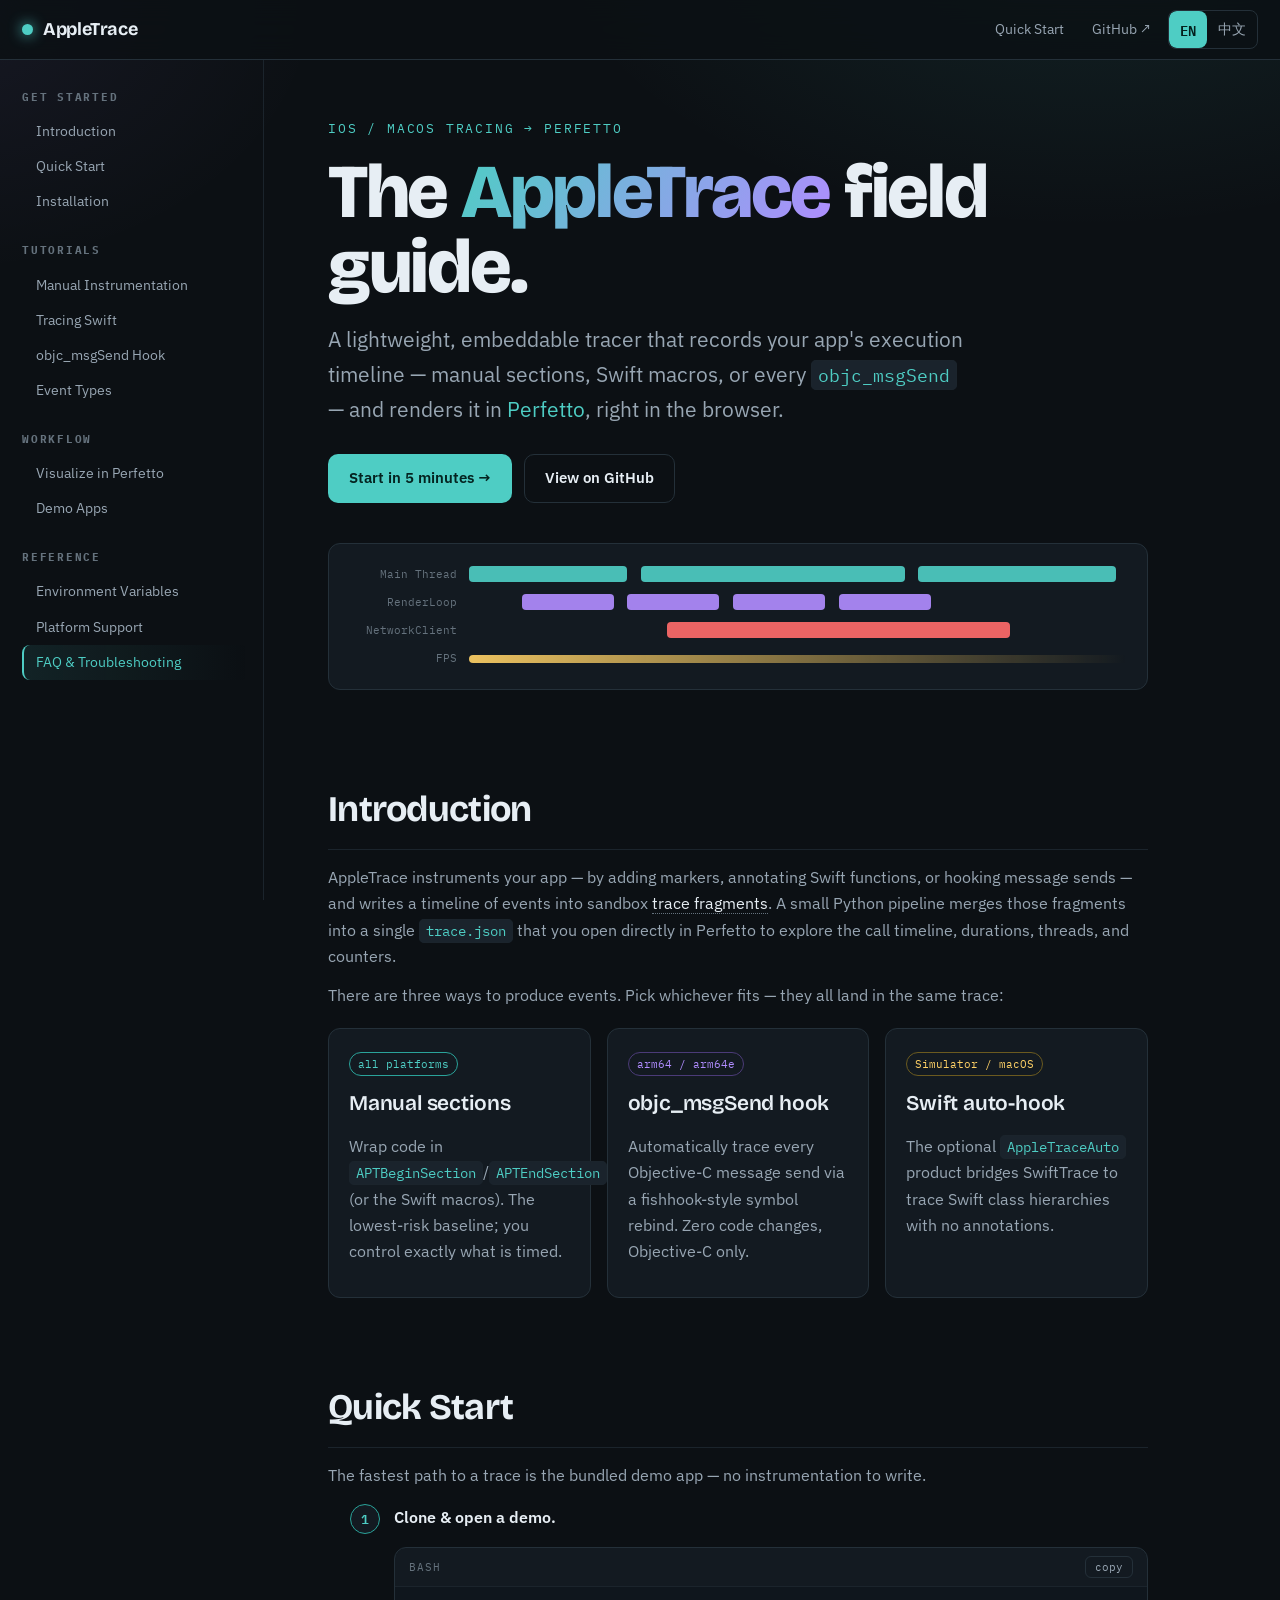
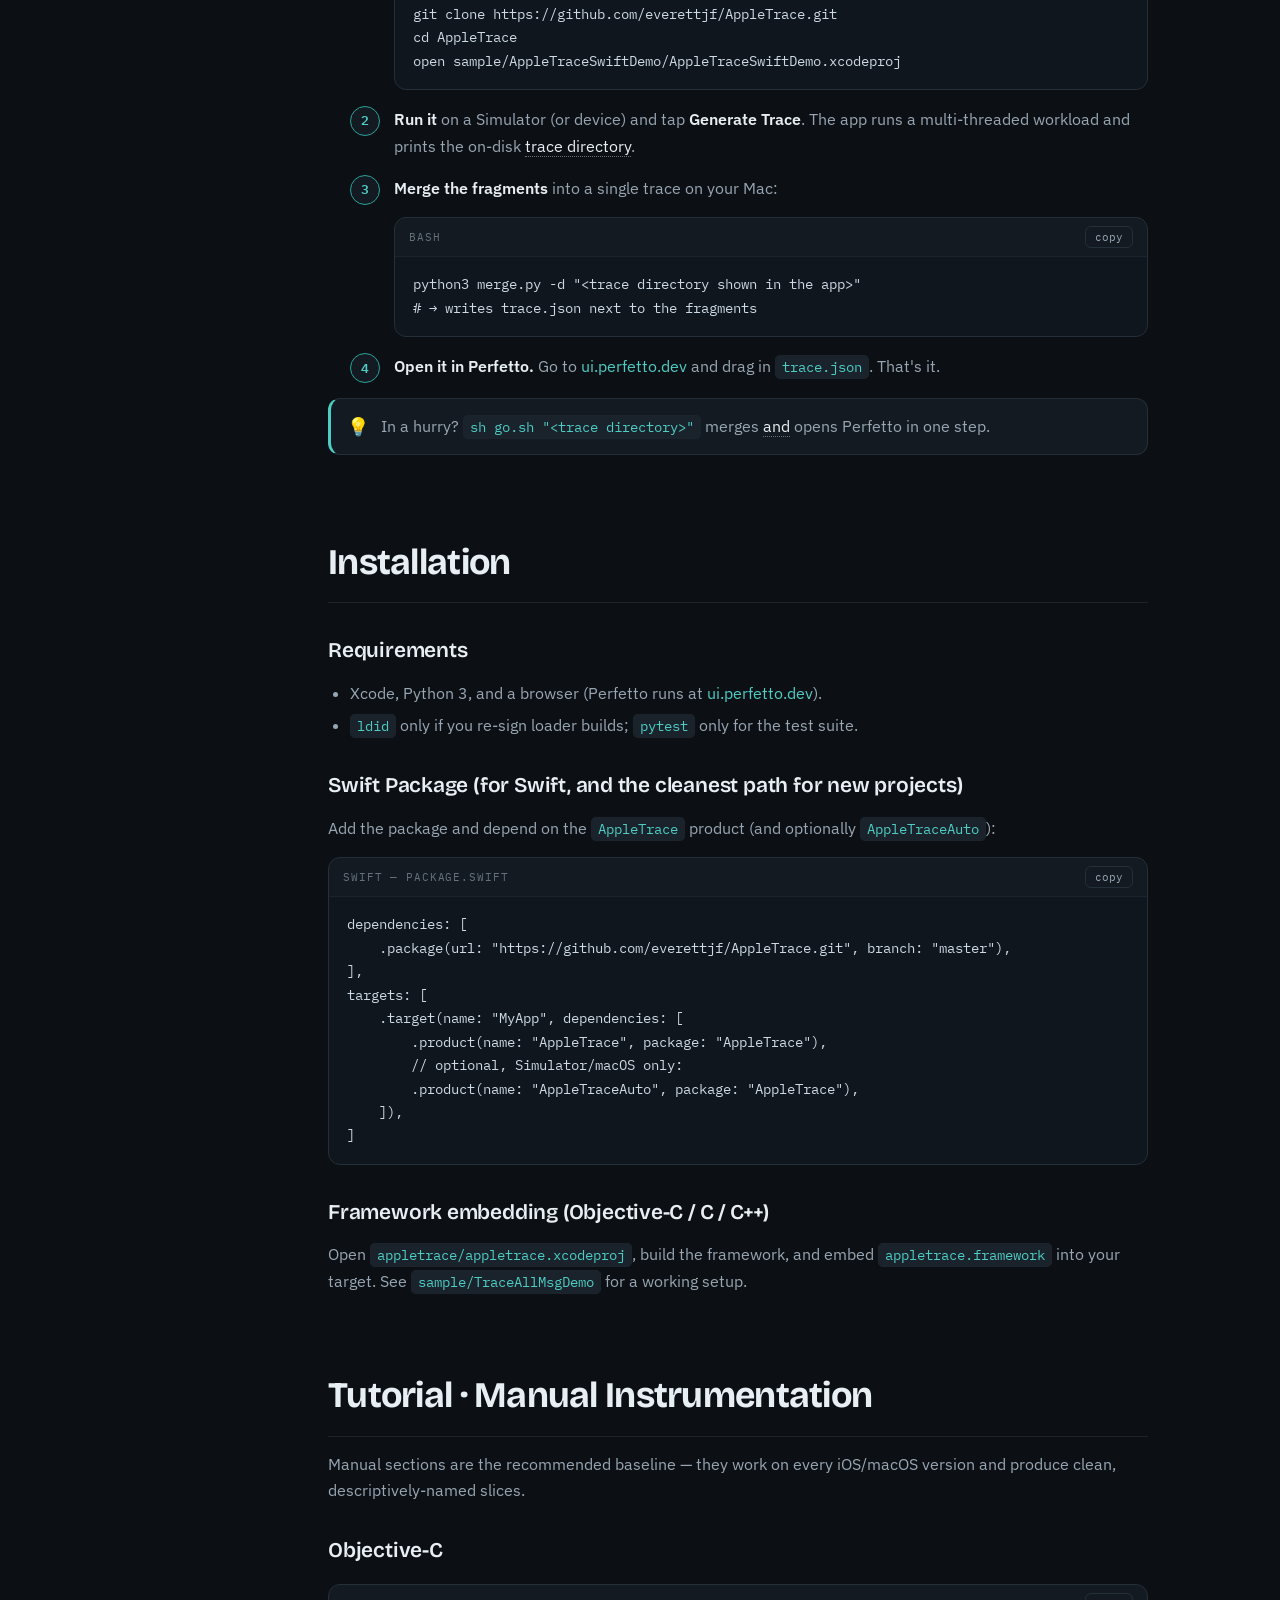
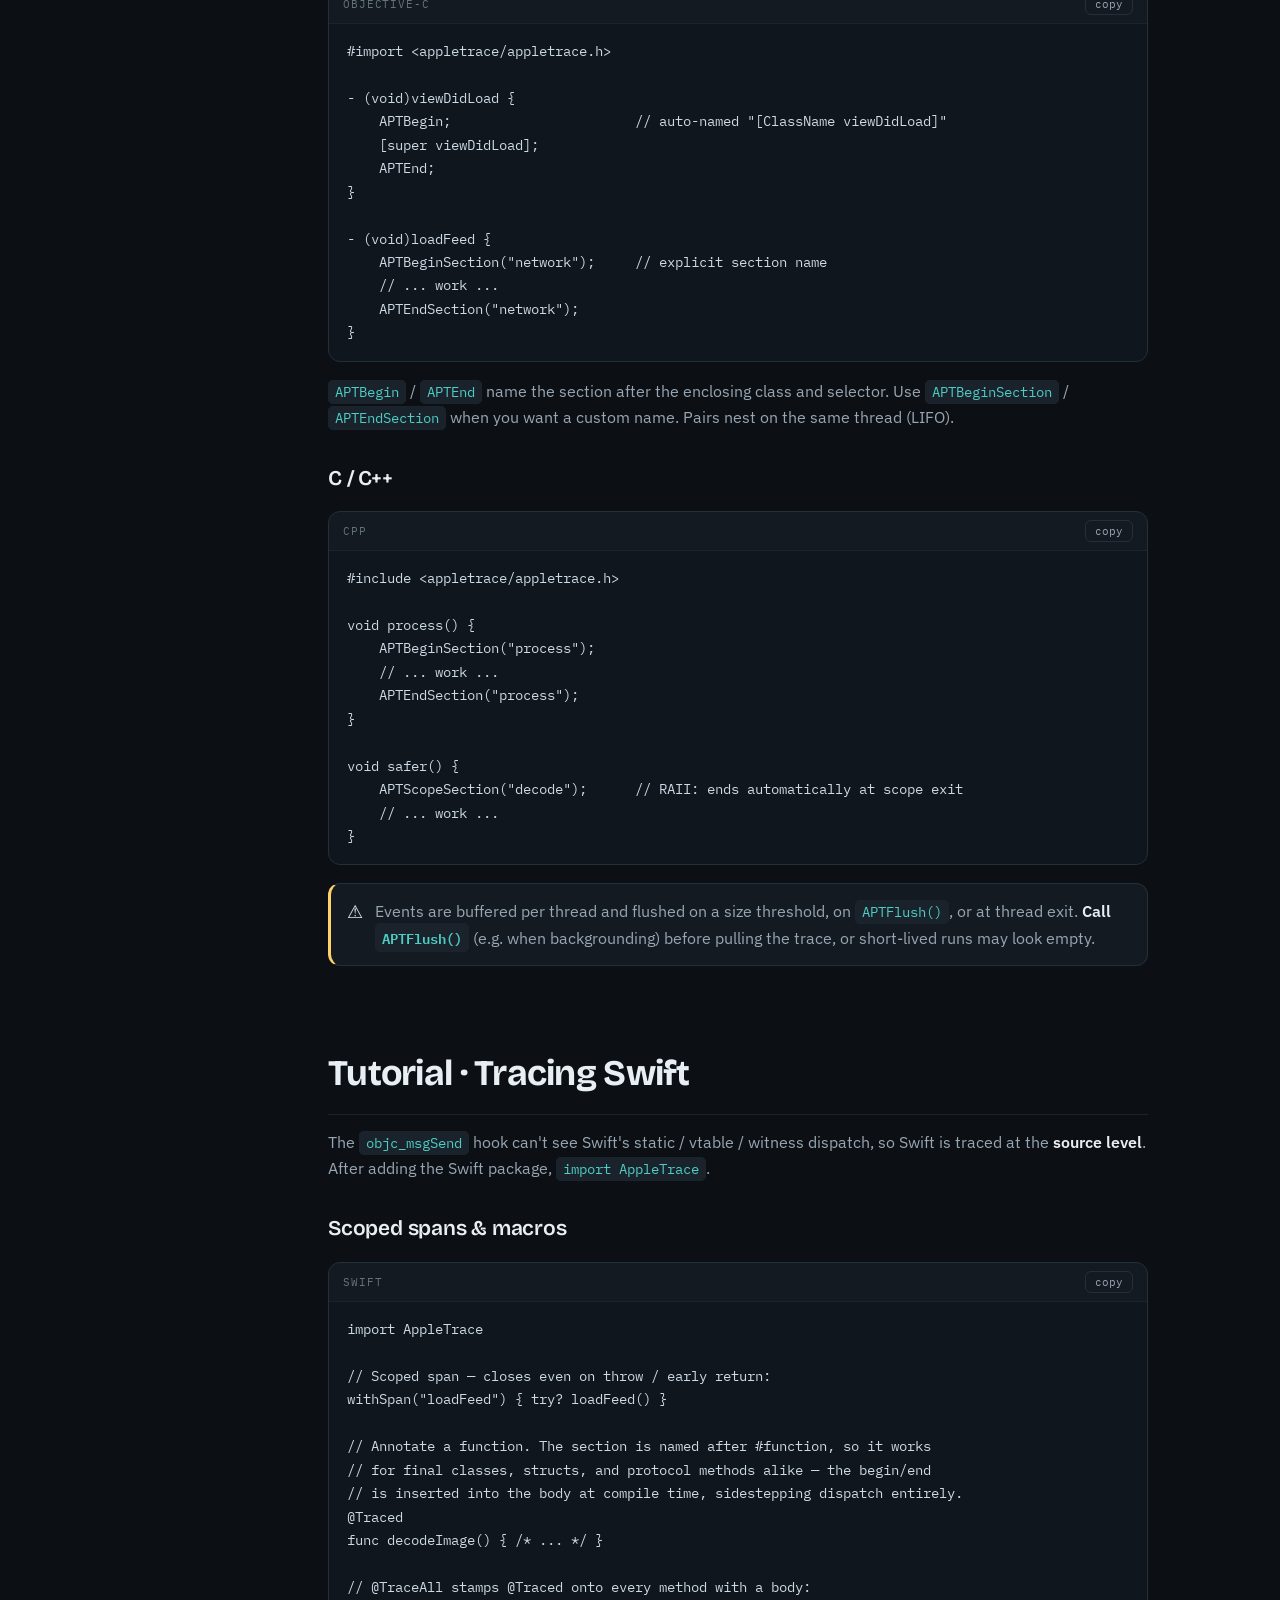
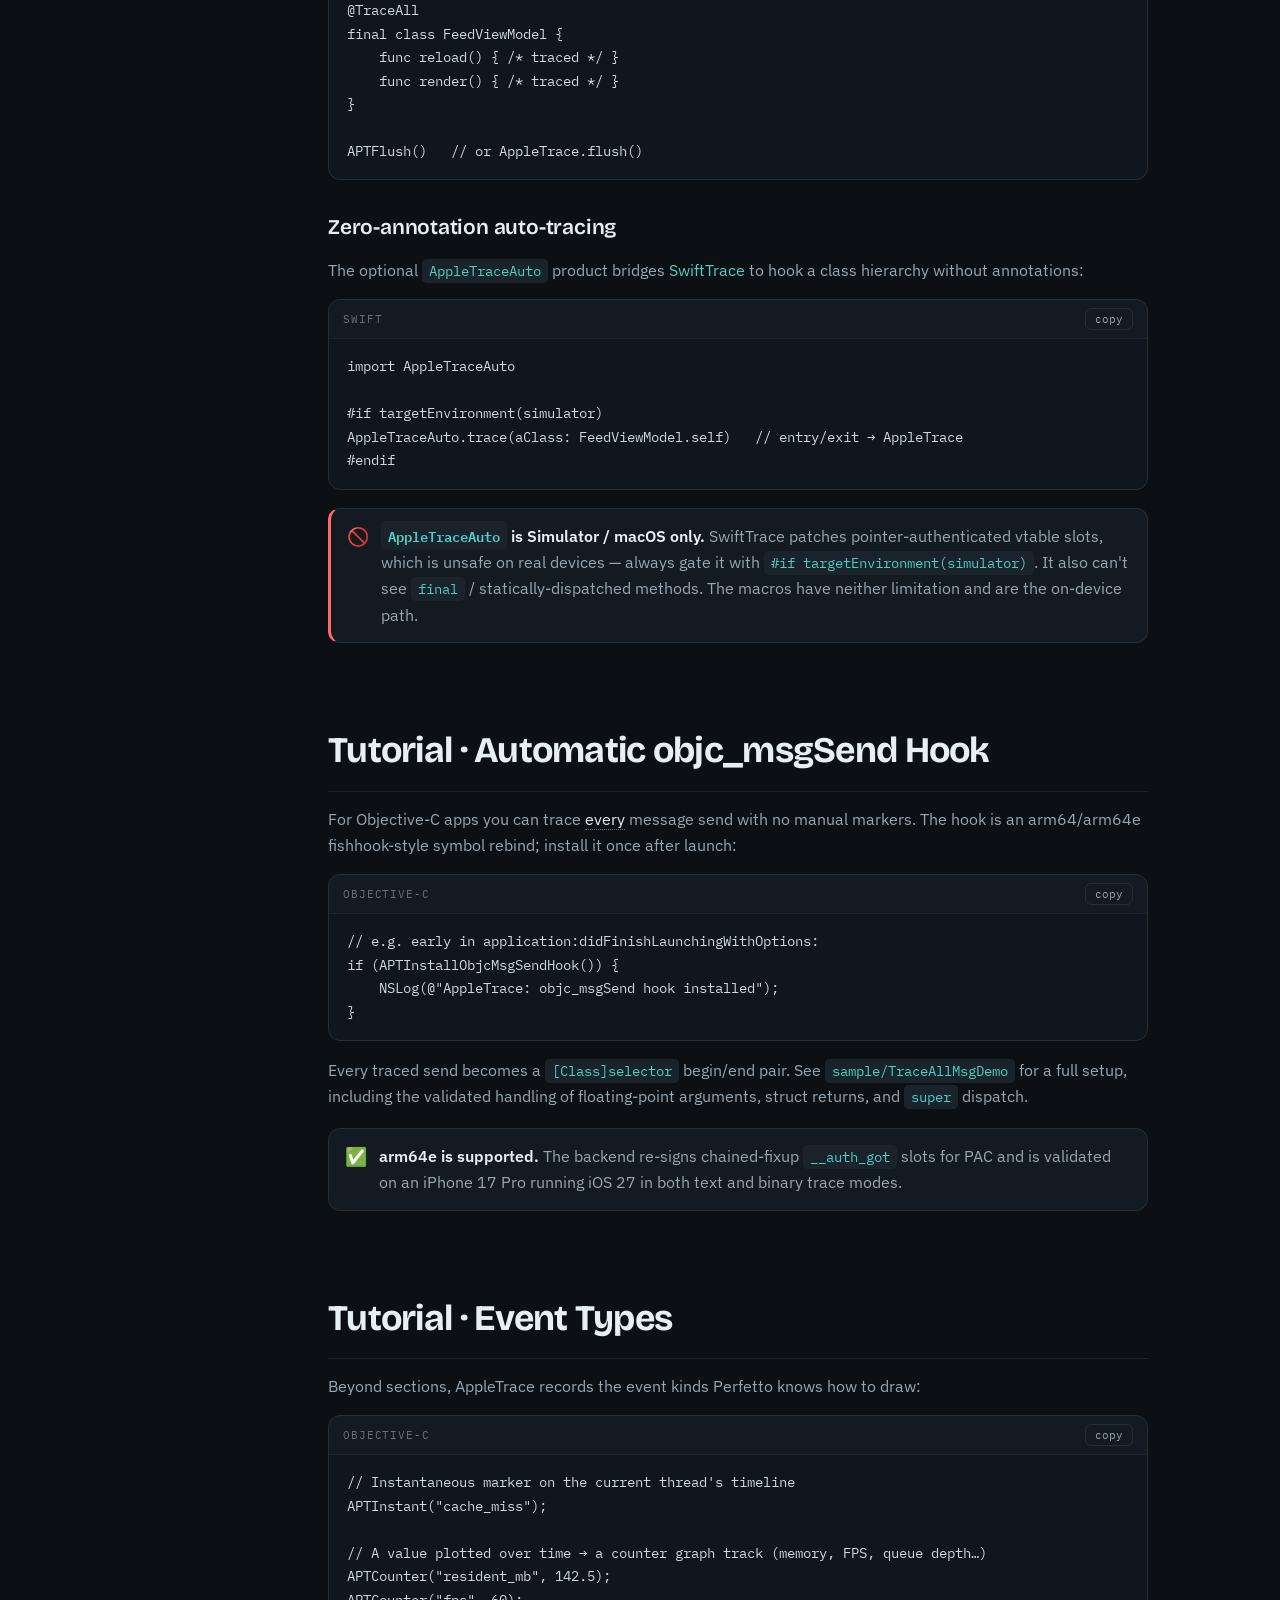
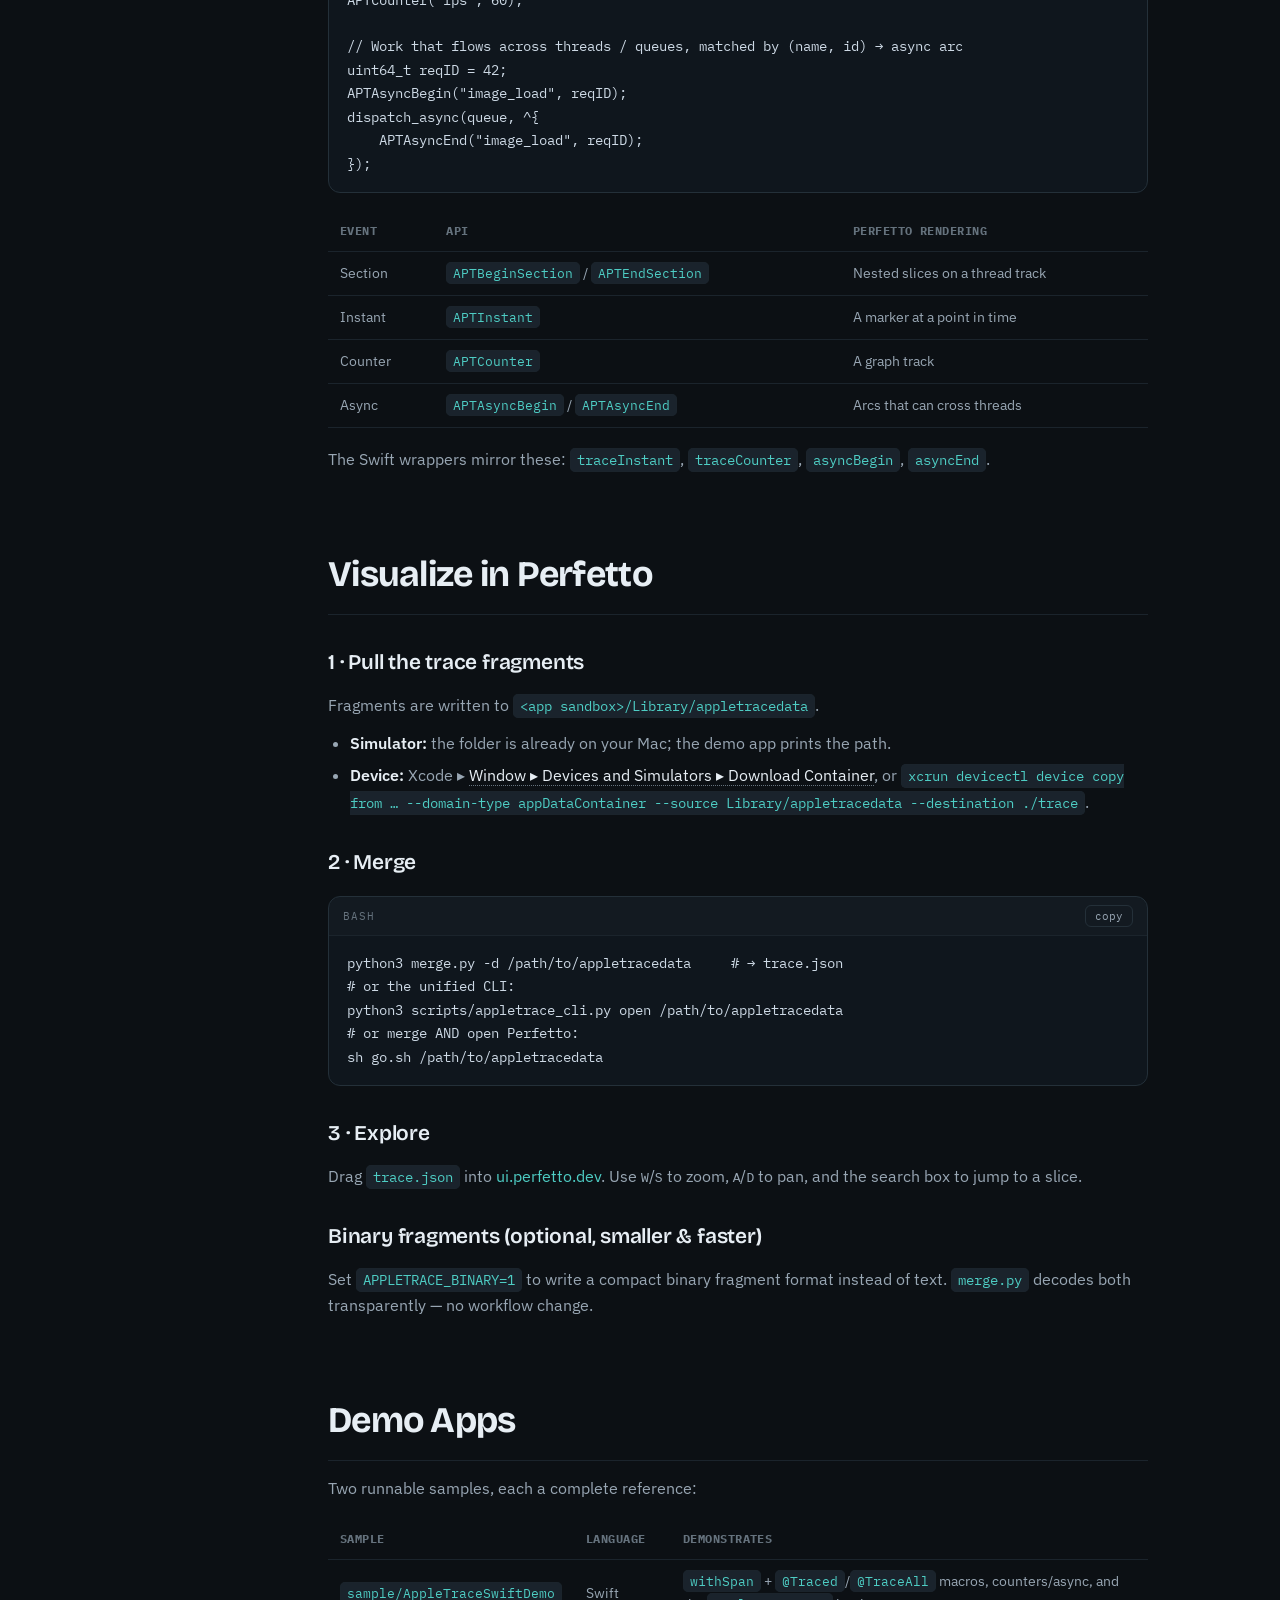
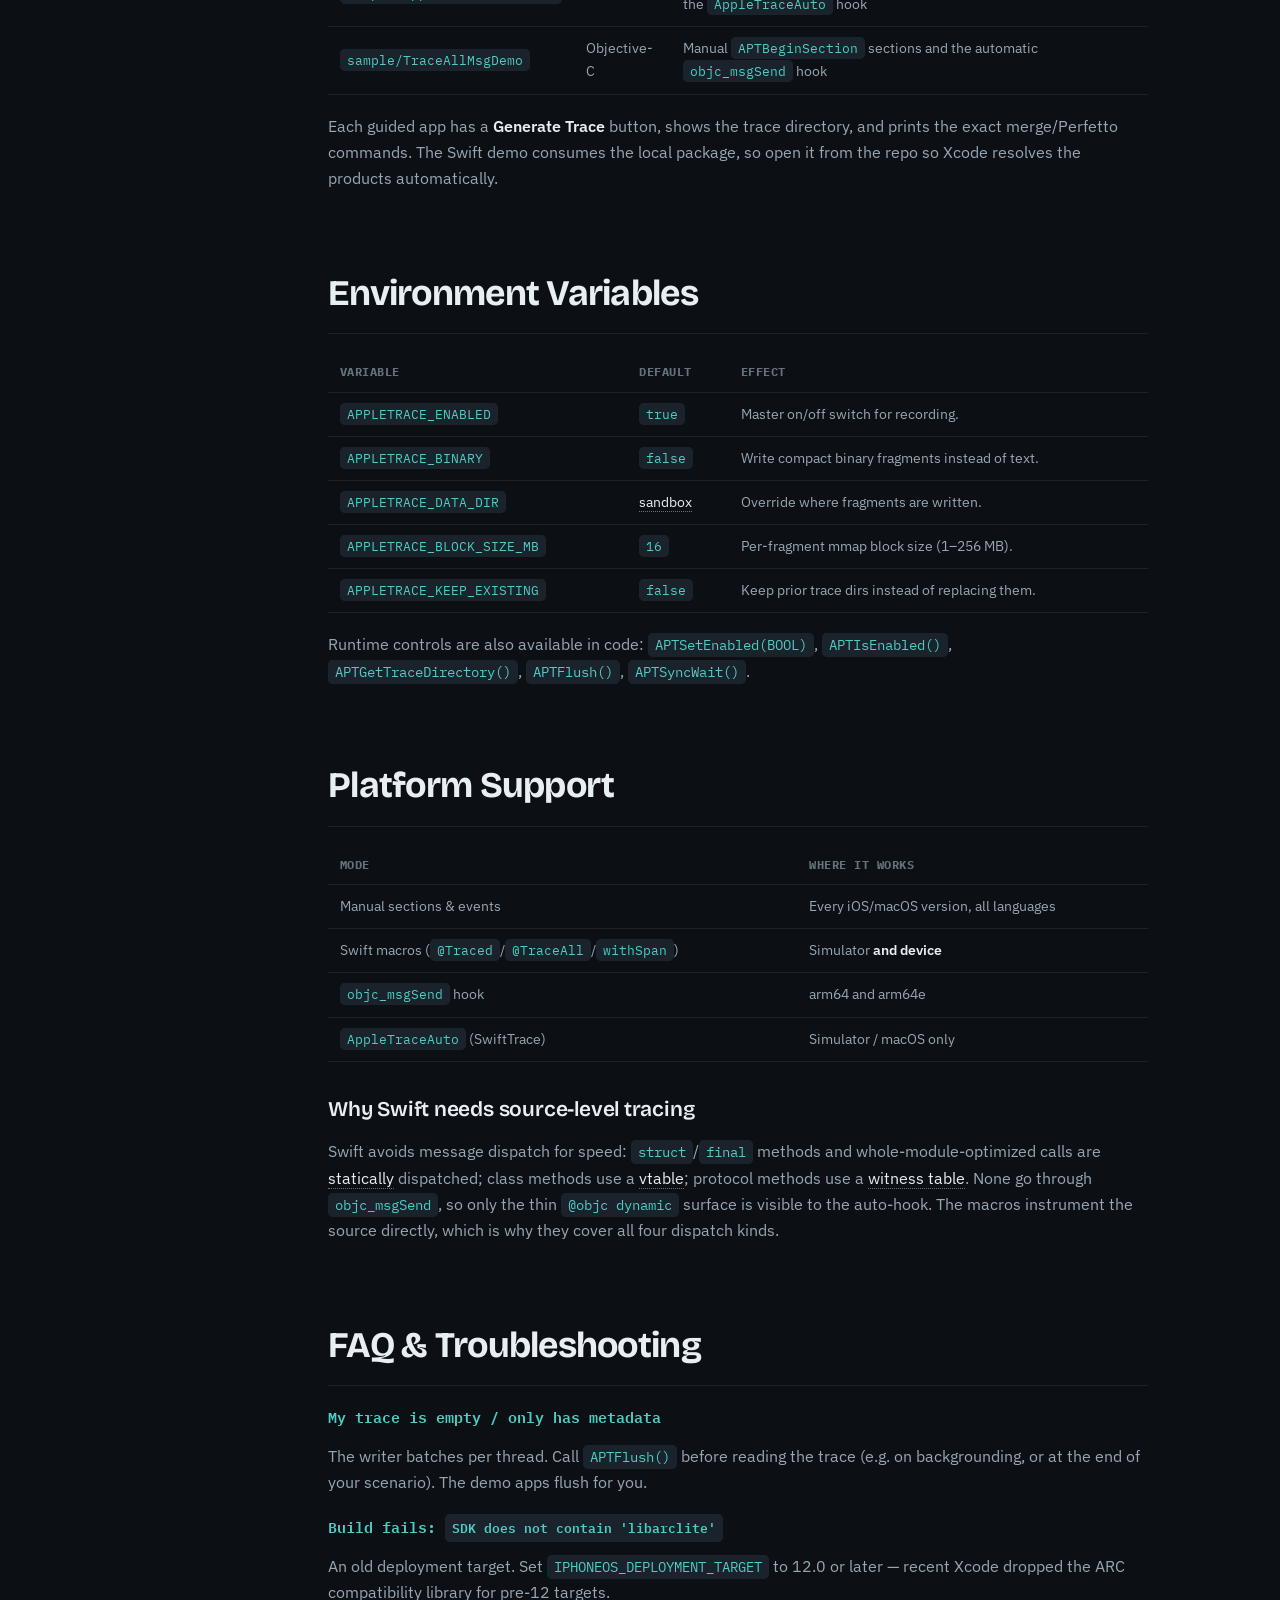
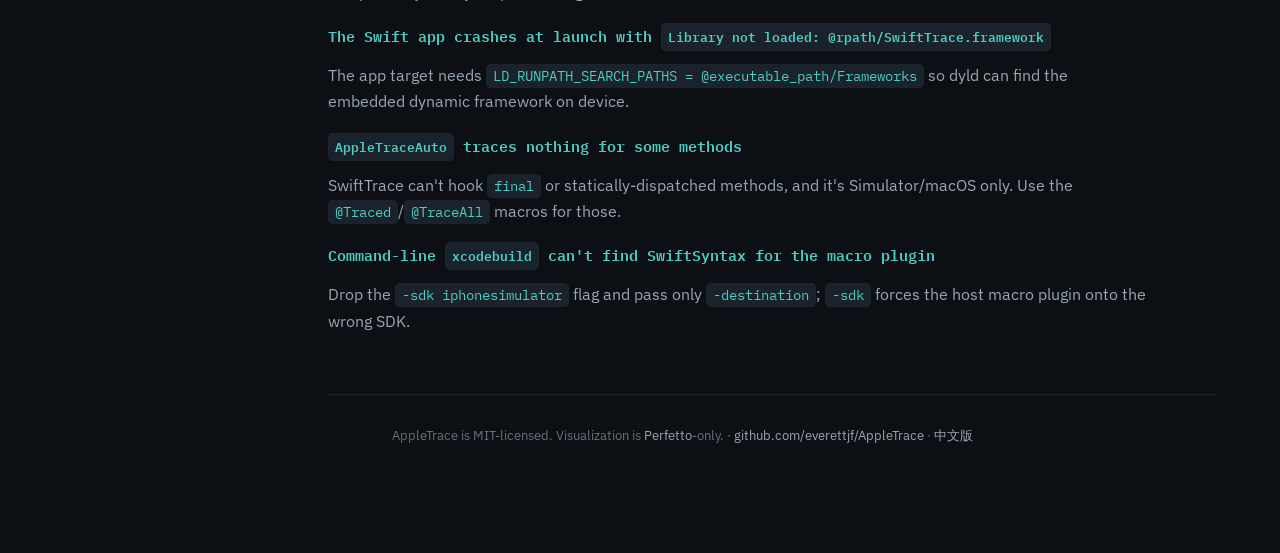
<file: Tutorial/index.html>
<!DOCTYPE html>
<html lang="en">
<head>
<meta charset="utf-8">
<meta name="viewport" content="width=device-width, initial-scale=1">
<title>AppleTrace — Tutorial &amp; Usage Guide</title>
<meta name="description" content="A complete guide to AppleTrace: instrument Objective-C, C/C++, and Swift, then explore the timeline in Perfetto.">
<link rel="stylesheet" href="styles.css">
</head>
<body>

<header class="topbar">
    <a class="brand" href="index.html"><span class="dot"></span>AppleTrace</a>
    <button class="menu-btn" aria-label="Menu">☰</button>
    <div class="spacer"></div>
    <nav>
        <a class="hide-sm" href="#quick-start">Quick Start</a>
        <a class="hide-sm" href="https://github.com/everettjf/AppleTrace" target="_blank" rel="noopener">GitHub ↗</a>
        <span class="lang-toggle"><a class="active" href="index.html">EN</a><a href="zh.html">中文</a></span>
    </nav>
</header>

<div class="scrim"></div>

<div class="shell">
    <aside class="sidebar">
        <h4>Get Started</h4>
        <a href="#introduction">Introduction</a>
        <a href="#quick-start">Quick Start</a>
        <a href="#installation">Installation</a>
        <h4>Tutorials</h4>
        <a href="#manual">Manual Instrumentation</a>
        <a href="#swift">Tracing Swift</a>
        <a href="#objc-hook">objc_msgSend Hook</a>
        <a href="#events">Event Types</a>
        <h4>Workflow</h4>
        <a href="#visualize">Visualize in Perfetto</a>
        <a href="#demos">Demo Apps</a>
        <h4>Reference</h4>
        <a href="#env">Environment Variables</a>
        <a href="#platforms">Platform Support</a>
        <a href="#faq">FAQ &amp; Troubleshooting</a>
    </aside>

    <main>
        <div class="content">

        <!-- HERO -->
        <div class="hero">
            <div class="eyebrow">iOS / macOS Tracing → Perfetto</div>
            <h1>The <span class="apple">AppleTrace</span> field guide.</h1>
            <p class="lede">A lightweight, embeddable tracer that records your app's execution timeline — manual sections, Swift macros, or every <code>objc_msgSend</code> — and renders it in <a href="https://ui.perfetto.dev" target="_blank" rel="noopener">Perfetto</a>, right in the browser.</p>
            <div class="hero-actions">
                <a class="btn btn-primary" href="#quick-start">Start in 5 minutes →</a>
                <a class="btn btn-ghost" href="https://github.com/everettjf/AppleTrace" target="_blank" rel="noopener">View on GitHub</a>
            </div>

            <div class="timeline" aria-hidden="true">
                <div class="tl-row"><span class="tl-label">Main Thread</span><span class="tl-track">
                    <span class="tl-slice" style="left:0;width:24%;background:var(--accent);animation-delay:.05s"></span>
                    <span class="tl-slice" style="left:26%;width:40%;background:var(--accent);animation-delay:.15s"></span>
                    <span class="tl-slice" style="left:68%;width:30%;background:var(--accent);animation-delay:.25s"></span>
                </span></div>
                <div class="tl-row"><span class="tl-label">RenderLoop</span><span class="tl-track">
                    <span class="tl-slice" style="left:8%;width:14%;background:var(--violet);animation-delay:.3s"></span>
                    <span class="tl-slice" style="left:24%;width:14%;background:var(--violet);animation-delay:.4s"></span>
                    <span class="tl-slice" style="left:40%;width:14%;background:var(--violet);animation-delay:.5s"></span>
                    <span class="tl-slice" style="left:56%;width:14%;background:var(--violet);animation-delay:.6s"></span>
                </span></div>
                <div class="tl-row"><span class="tl-label">NetworkClient</span><span class="tl-track">
                    <span class="tl-slice" style="left:30%;width:52%;background:var(--coral);animation-delay:.45s"></span>
                </span></div>
                <div class="tl-row"><span class="tl-label">FPS</span><span class="tl-track">
                    <span class="tl-slice" style="left:0;width:100%;background:linear-gradient(90deg,var(--amber),transparent);height:8px;top:4px;animation-delay:.7s"></span>
                </span></div>
            </div>
        </div>

        <!-- INTRODUCTION -->
        <section id="introduction">
            <h2>Introduction</h2>
            <p>AppleTrace instruments your app — by adding markers, annotating Swift functions, or hooking message sends — and writes a timeline of events into sandbox <em>trace fragments</em>. A small Python pipeline merges those fragments into a single <code>trace.json</code> that you open directly in Perfetto to explore the call timeline, durations, threads, and counters.</p>
            <p>There are three ways to produce events. Pick whichever fits — they all land in the same trace:</p>
            <div class="grid2">
                <div class="card">
                    <span class="tag everywhere">all platforms</span>
                    <h3>Manual sections</h3>
                    <p>Wrap code in <code>APTBeginSection</code>/<code>APTEndSection</code> (or the Swift macros). The lowest-risk baseline; you control exactly what is timed.</p>
                </div>
                <div class="card">
                    <span class="tag arm">arm64 / arm64e</span>
                    <h3>objc_msgSend hook</h3>
                    <p>Automatically trace every Objective-C message send via a fishhook-style symbol rebind. Zero code changes, Objective-C only.</p>
                </div>
                <div class="card">
                    <span class="tag sim">Simulator / macOS</span>
                    <h3>Swift auto-hook</h3>
                    <p>The optional <code>AppleTraceAuto</code> product bridges SwiftTrace to trace Swift class hierarchies with no annotations.</p>
                </div>
            </div>
        </section>

        <!-- QUICK START -->
        <section id="quick-start">
            <h2>Quick Start</h2>
            <p>The fastest path to a trace is the bundled demo app — no instrumentation to write.</p>
            <ol class="steps">
                <li><strong>Clone &amp; open a demo.</strong>
                    <div class="code"><div class="code-head"><span class="lang">bash</span><button class="copy">copy</button></div><pre><code>git clone https://github.com/everettjf/AppleTrace.git
cd AppleTrace
open sample/AppleTraceSwiftDemo/AppleTraceSwiftDemo.xcodeproj</code></pre></div>
                </li>
                <li><strong>Run it</strong> on a Simulator (or device) and tap <strong>Generate Trace</strong>. The app runs a multi-threaded workload and prints the on-disk <em>trace directory</em>.</li>
                <li><strong>Merge the fragments</strong> into a single trace on your Mac:
                    <div class="code"><div class="code-head"><span class="lang">bash</span><button class="copy">copy</button></div><pre><code>python3 merge.py -d "&lt;trace directory shown in the app&gt;"
# → writes trace.json next to the fragments</code></pre></div>
                </li>
                <li><strong>Open it in Perfetto.</strong> Go to <a href="https://ui.perfetto.dev" target="_blank" rel="noopener">ui.perfetto.dev</a> and drag in <code>trace.json</code>. That's it.</li>
            </ol>
            <div class="callout tip"><span class="ic">💡</span><p>In a hurry? <code>sh go.sh "&lt;trace directory&gt;"</code> merges <em>and</em> opens Perfetto in one step.</p></div>
        </section>

        <!-- INSTALLATION -->
        <section id="installation">
            <h2>Installation</h2>
            <h3>Requirements</h3>
            <ul>
                <li>Xcode, Python 3, and a browser (Perfetto runs at <a href="https://ui.perfetto.dev" target="_blank" rel="noopener">ui.perfetto.dev</a>).</li>
                <li><code>ldid</code> only if you re-sign loader builds; <code>pytest</code> only for the test suite.</li>
            </ul>

            <h3>Swift Package (for Swift, and the cleanest path for new projects)</h3>
            <p>Add the package and depend on the <code>AppleTrace</code> product (and optionally <code>AppleTraceAuto</code>):</p>
            <div class="code"><div class="code-head"><span class="lang">swift — Package.swift</span><button class="copy">copy</button></div><pre><code>dependencies: [
    .package(url: "https://github.com/everettjf/AppleTrace.git", branch: "master"),
],
targets: [
    .target(name: "MyApp", dependencies: [
        .product(name: "AppleTrace", package: "AppleTrace"),
        // optional, Simulator/macOS only:
        .product(name: "AppleTraceAuto", package: "AppleTrace"),
    ]),
]</code></pre></div>

            <h3>Framework embedding (Objective-C / C / C++)</h3>
            <p>Open <code>appletrace/appletrace.xcodeproj</code>, build the framework, and embed <code>appletrace.framework</code> into your target. See <code>sample/TraceAllMsgDemo</code> for a working setup.</p>
        </section>

        <!-- MANUAL -->
        <section id="manual">
            <h2>Tutorial · Manual Instrumentation</h2>
            <p>Manual sections are the recommended baseline — they work on every iOS/macOS version and produce clean, descriptively-named slices.</p>

            <h3>Objective-C</h3>
            <div class="code"><div class="code-head"><span class="lang">objective-c</span><button class="copy">copy</button></div><pre><code>#import &lt;appletrace/appletrace.h&gt;

- (void)viewDidLoad {
    APTBegin;                       // auto-named "[ClassName viewDidLoad]"
    [super viewDidLoad];
    APTEnd;
}

- (void)loadFeed {
    APTBeginSection("network");     // explicit section name
    // ... work ...
    APTEndSection("network");
}</code></pre></div>
            <p><code>APTBegin</code> / <code>APTEnd</code> name the section after the enclosing class and selector. Use <code>APTBeginSection</code> / <code>APTEndSection</code> when you want a custom name. Pairs nest on the same thread (LIFO).</p>

            <h3>C / C++</h3>
            <div class="code"><div class="code-head"><span class="lang">cpp</span><button class="copy">copy</button></div><pre><code>#include &lt;appletrace/appletrace.h&gt;

void process() {
    APTBeginSection("process");
    // ... work ...
    APTEndSection("process");
}

void safer() {
    APTScopeSection("decode");      // RAII: ends automatically at scope exit
    // ... work ...
}</code></pre></div>
            <div class="callout warn"><span class="ic">⚠️</span><p>Events are buffered per thread and flushed on a size threshold, on <code>APTFlush()</code>, or at thread exit. <strong>Call <code>APTFlush()</code></strong> (e.g. when backgrounding) before pulling the trace, or short-lived runs may look empty.</p></div>
        </section>

        <!-- SWIFT -->
        <section id="swift">
            <h2>Tutorial · Tracing Swift</h2>
            <p>The <code>objc_msgSend</code> hook can't see Swift's static / vtable / witness dispatch, so Swift is traced at the <strong>source level</strong>. After adding the Swift package, <code>import AppleTrace</code>.</p>

            <h3>Scoped spans &amp; macros</h3>
            <div class="code"><div class="code-head"><span class="lang">swift</span><button class="copy">copy</button></div><pre><code>import AppleTrace

// Scoped span — closes even on throw / early return:
withSpan("loadFeed") { try? loadFeed() }

// Annotate a function. The section is named after #function, so it works
// for final classes, structs, and protocol methods alike — the begin/end
// is inserted into the body at compile time, sidestepping dispatch entirely.
@Traced
func decodeImage() { /* ... */ }

// @TraceAll stamps @Traced onto every method with a body:
@TraceAll
final class FeedViewModel {
    func reload() { /* traced */ }
    func render() { /* traced */ }
}

APTFlush()   // or AppleTrace.flush()</code></pre></div>

            <h3>Zero-annotation auto-tracing</h3>
            <p>The optional <code>AppleTraceAuto</code> product bridges <a href="https://github.com/johnno1962/SwiftTrace" target="_blank" rel="noopener">SwiftTrace</a> to hook a class hierarchy without annotations:</p>
            <div class="code"><div class="code-head"><span class="lang">swift</span><button class="copy">copy</button></div><pre><code>import AppleTraceAuto

#if targetEnvironment(simulator)
AppleTraceAuto.trace(aClass: FeedViewModel.self)   // entry/exit → AppleTrace
#endif</code></pre></div>
            <div class="callout danger"><span class="ic">🚫</span><p><strong><code>AppleTraceAuto</code> is Simulator / macOS only.</strong> SwiftTrace patches pointer-authenticated vtable slots, which is unsafe on real devices — always gate it with <code>#if targetEnvironment(simulator)</code>. It also can't see <code>final</code> / statically-dispatched methods. The macros have neither limitation and are the on-device path.</p></div>
        </section>

        <!-- OBJC HOOK -->
        <section id="objc-hook">
            <h2>Tutorial · Automatic objc_msgSend Hook</h2>
            <p>For Objective-C apps you can trace <em>every</em> message send with no manual markers. The hook is an arm64/arm64e fishhook-style symbol rebind; install it once after launch:</p>
            <div class="code"><div class="code-head"><span class="lang">objective-c</span><button class="copy">copy</button></div><pre><code>// e.g. early in application:didFinishLaunchingWithOptions:
if (APTInstallObjcMsgSendHook()) {
    NSLog(@"AppleTrace: objc_msgSend hook installed");
}</code></pre></div>
            <p>Every traced send becomes a <code>[Class]selector</code> begin/end pair. See <code>sample/TraceAllMsgDemo</code> for a full setup, including the validated handling of floating-point arguments, struct returns, and <code>super</code> dispatch.</p>
            <div class="callout"><span class="ic">✅</span><p><strong>arm64e is supported.</strong> The backend re-signs chained-fixup <code>__auth_got</code> slots for PAC and is validated on an iPhone 17 Pro running iOS 27 in both text and binary trace modes.</p></div>
        </section>

        <!-- EVENTS -->
        <section id="events">
            <h2>Tutorial · Event Types</h2>
            <p>Beyond sections, AppleTrace records the event kinds Perfetto knows how to draw:</p>
            <div class="code"><div class="code-head"><span class="lang">objective-c</span><button class="copy">copy</button></div><pre><code>// Instantaneous marker on the current thread's timeline
APTInstant("cache_miss");

// A value plotted over time → a counter graph track (memory, FPS, queue depth…)
APTCounter("resident_mb", 142.5);
APTCounter("fps", 60);

// Work that flows across threads / queues, matched by (name, id) → async arc
uint64_t reqID = 42;
APTAsyncBegin("image_load", reqID);
dispatch_async(queue, ^{
    APTAsyncEnd("image_load", reqID);
});</code></pre></div>
            <table>
                <tr><th>Event</th><th>API</th><th>Perfetto rendering</th></tr>
                <tr><td>Section</td><td><code>APTBeginSection</code> / <code>APTEndSection</code></td><td>Nested slices on a thread track</td></tr>
                <tr><td>Instant</td><td><code>APTInstant</code></td><td>A marker at a point in time</td></tr>
                <tr><td>Counter</td><td><code>APTCounter</code></td><td>A graph track</td></tr>
                <tr><td>Async</td><td><code>APTAsyncBegin</code> / <code>APTAsyncEnd</code></td><td>Arcs that can cross threads</td></tr>
            </table>
            <p>The Swift wrappers mirror these: <code>traceInstant</code>, <code>traceCounter</code>, <code>asyncBegin</code>, <code>asyncEnd</code>.</p>
        </section>

        <!-- VISUALIZE -->
        <section id="visualize">
            <h2>Visualize in Perfetto</h2>
            <h3>1 · Pull the trace fragments</h3>
            <p>Fragments are written to <code>&lt;app sandbox&gt;/Library/appletracedata</code>.</p>
            <ul>
                <li><strong>Simulator:</strong> the folder is already on your Mac; the demo app prints the path.</li>
                <li><strong>Device:</strong> Xcode ▸ <em>Window ▸ Devices and Simulators ▸ Download Container</em>, or <code>xcrun devicectl device copy from … --domain-type appDataContainer --source Library/appletracedata --destination ./trace</code>.</li>
            </ul>
            <h3>2 · Merge</h3>
            <div class="code"><div class="code-head"><span class="lang">bash</span><button class="copy">copy</button></div><pre><code>python3 merge.py -d /path/to/appletracedata     # → trace.json
# or the unified CLI:
python3 scripts/appletrace_cli.py open /path/to/appletracedata
# or merge AND open Perfetto:
sh go.sh /path/to/appletracedata</code></pre></div>
            <h3>3 · Explore</h3>
            <p>Drag <code>trace.json</code> into <a href="https://ui.perfetto.dev" target="_blank" rel="noopener">ui.perfetto.dev</a>. Use <kbd>W</kbd>/<kbd>S</kbd> to zoom, <kbd>A</kbd>/<kbd>D</kbd> to pan, and the search box to jump to a slice.</p>
            <h3>Binary fragments (optional, smaller &amp; faster)</h3>
            <p>Set <code>APPLETRACE_BINARY=1</code> to write a compact binary fragment format instead of text. <code>merge.py</code> decodes both transparently — no workflow change.</p>
        </section>

        <!-- DEMOS -->
        <section id="demos">
            <h2>Demo Apps</h2>
            <p>Two runnable samples, each a complete reference:</p>
            <table>
                <tr><th>Sample</th><th>Language</th><th>Demonstrates</th></tr>
                <tr><td><code>sample/AppleTraceSwiftDemo</code></td><td>Swift</td><td><code>withSpan</code> + <code>@Traced</code>/<code>@TraceAll</code> macros, counters/async, and the <code>AppleTraceAuto</code> hook</td></tr>
                <tr><td><code>sample/TraceAllMsgDemo</code></td><td>Objective-C</td><td>Manual <code>APTBeginSection</code> sections and the automatic <code>objc_msgSend</code> hook</td></tr>
            </table>
            <p>Each guided app has a <strong>Generate Trace</strong> button, shows the trace directory, and prints the exact merge/Perfetto commands. The Swift demo consumes the local package, so open it from the repo so Xcode resolves the products automatically.</p>
        </section>

        <!-- ENV -->
        <section id="env">
            <h2>Environment Variables</h2>
            <table>
                <tr><th>Variable</th><th>Default</th><th>Effect</th></tr>
                <tr><td><code>APPLETRACE_ENABLED</code></td><td><code>true</code></td><td>Master on/off switch for recording.</td></tr>
                <tr><td><code>APPLETRACE_BINARY</code></td><td><code>false</code></td><td>Write compact binary fragments instead of text.</td></tr>
                <tr><td><code>APPLETRACE_DATA_DIR</code></td><td><em>sandbox</em></td><td>Override where fragments are written.</td></tr>
                <tr><td><code>APPLETRACE_BLOCK_SIZE_MB</code></td><td><code>16</code></td><td>Per-fragment mmap block size (1–256 MB).</td></tr>
                <tr><td><code>APPLETRACE_KEEP_EXISTING</code></td><td><code>false</code></td><td>Keep prior trace dirs instead of replacing them.</td></tr>
            </table>
            <p>Runtime controls are also available in code: <code>APTSetEnabled(BOOL)</code>, <code>APTIsEnabled()</code>, <code>APTGetTraceDirectory()</code>, <code>APTFlush()</code>, <code>APTSyncWait()</code>.</p>
        </section>

        <!-- PLATFORMS -->
        <section id="platforms">
            <h2>Platform Support</h2>
            <table>
                <tr><th>Mode</th><th>Where it works</th></tr>
                <tr><td>Manual sections &amp; events</td><td>Every iOS/macOS version, all languages</td></tr>
                <tr><td>Swift macros (<code>@Traced</code>/<code>@TraceAll</code>/<code>withSpan</code>)</td><td>Simulator <strong>and device</strong></td></tr>
                <tr><td><code>objc_msgSend</code> hook</td><td>arm64 and arm64e</td></tr>
                <tr><td><code>AppleTraceAuto</code> (SwiftTrace)</td><td>Simulator / macOS only</td></tr>
            </table>
            <h3>Why Swift needs source-level tracing</h3>
            <p>Swift avoids message dispatch for speed: <code>struct</code>/<code>final</code> methods and whole-module-optimized calls are <em>statically</em> dispatched; class methods use a <em>vtable</em>; protocol methods use a <em>witness table</em>. None go through <code>objc_msgSend</code>, so only the thin <code>@objc dynamic</code> surface is visible to the auto-hook. The macros instrument the source directly, which is why they cover all four dispatch kinds.</p>
        </section>

        <!-- FAQ -->
        <section id="faq">
            <h2>FAQ &amp; Troubleshooting</h2>
            <h4>My trace is empty / only has metadata</h4>
            <p>The writer batches per thread. Call <code>APTFlush()</code> before reading the trace (e.g. on backgrounding, or at the end of your scenario). The demo apps flush for you.</p>
            <h4>Build fails: <code>SDK does not contain 'libarclite'</code></h4>
            <p>An old deployment target. Set <code>IPHONEOS_DEPLOYMENT_TARGET</code> to 12.0 or later — recent Xcode dropped the ARC compatibility library for pre-12 targets.</p>
            <h4>The Swift app crashes at launch with <code>Library not loaded: @rpath/SwiftTrace.framework</code></h4>
            <p>The app target needs <code>LD_RUNPATH_SEARCH_PATHS = @executable_path/Frameworks</code> so dyld can find the embedded dynamic framework on device.</p>
            <h4><code>AppleTraceAuto</code> traces nothing for some methods</h4>
            <p>SwiftTrace can't hook <code>final</code> or statically-dispatched methods, and it's Simulator/macOS only. Use the <code>@Traced</code>/<code>@TraceAll</code> macros for those.</p>
            <h4>Command-line <code>xcodebuild</code> can't find SwiftSyntax for the macro plugin</h4>
            <p>Drop the <code>-sdk iphonesimulator</code> flag and pass only <code>-destination</code>; <code>-sdk</code> forces the host macro plugin onto the wrong SDK.</p>
        </section>

        </div><!-- /content -->
        <footer>
            <p>AppleTrace is MIT-licensed. Visualization is <a href="https://ui.perfetto.dev" target="_blank" rel="noopener">Perfetto</a>-only. ·
            <a href="https://github.com/everettjf/AppleTrace" target="_blank" rel="noopener">github.com/everettjf/AppleTrace</a> ·
            <a href="zh.html">中文版</a></p>
        </footer>
    </main>
</div>

<script src="app.js"></script>
</body>
</html>
</file>
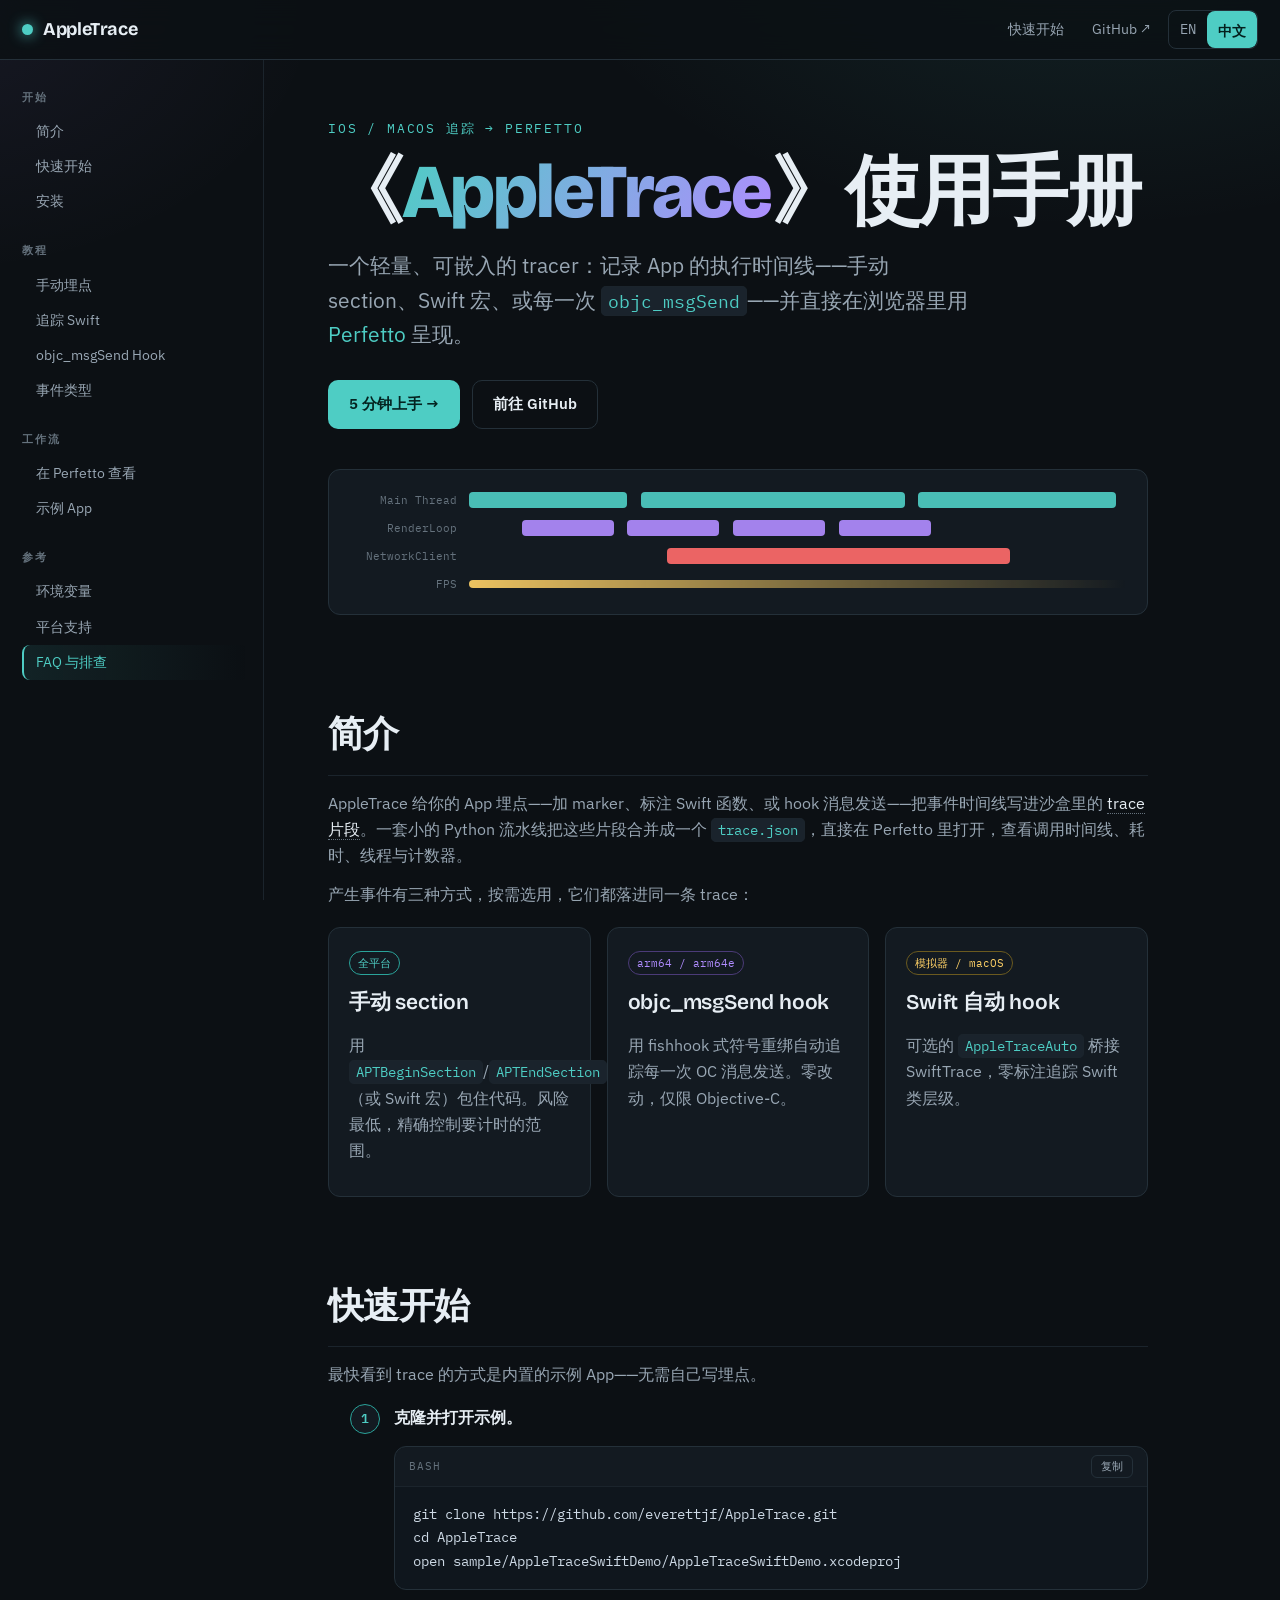
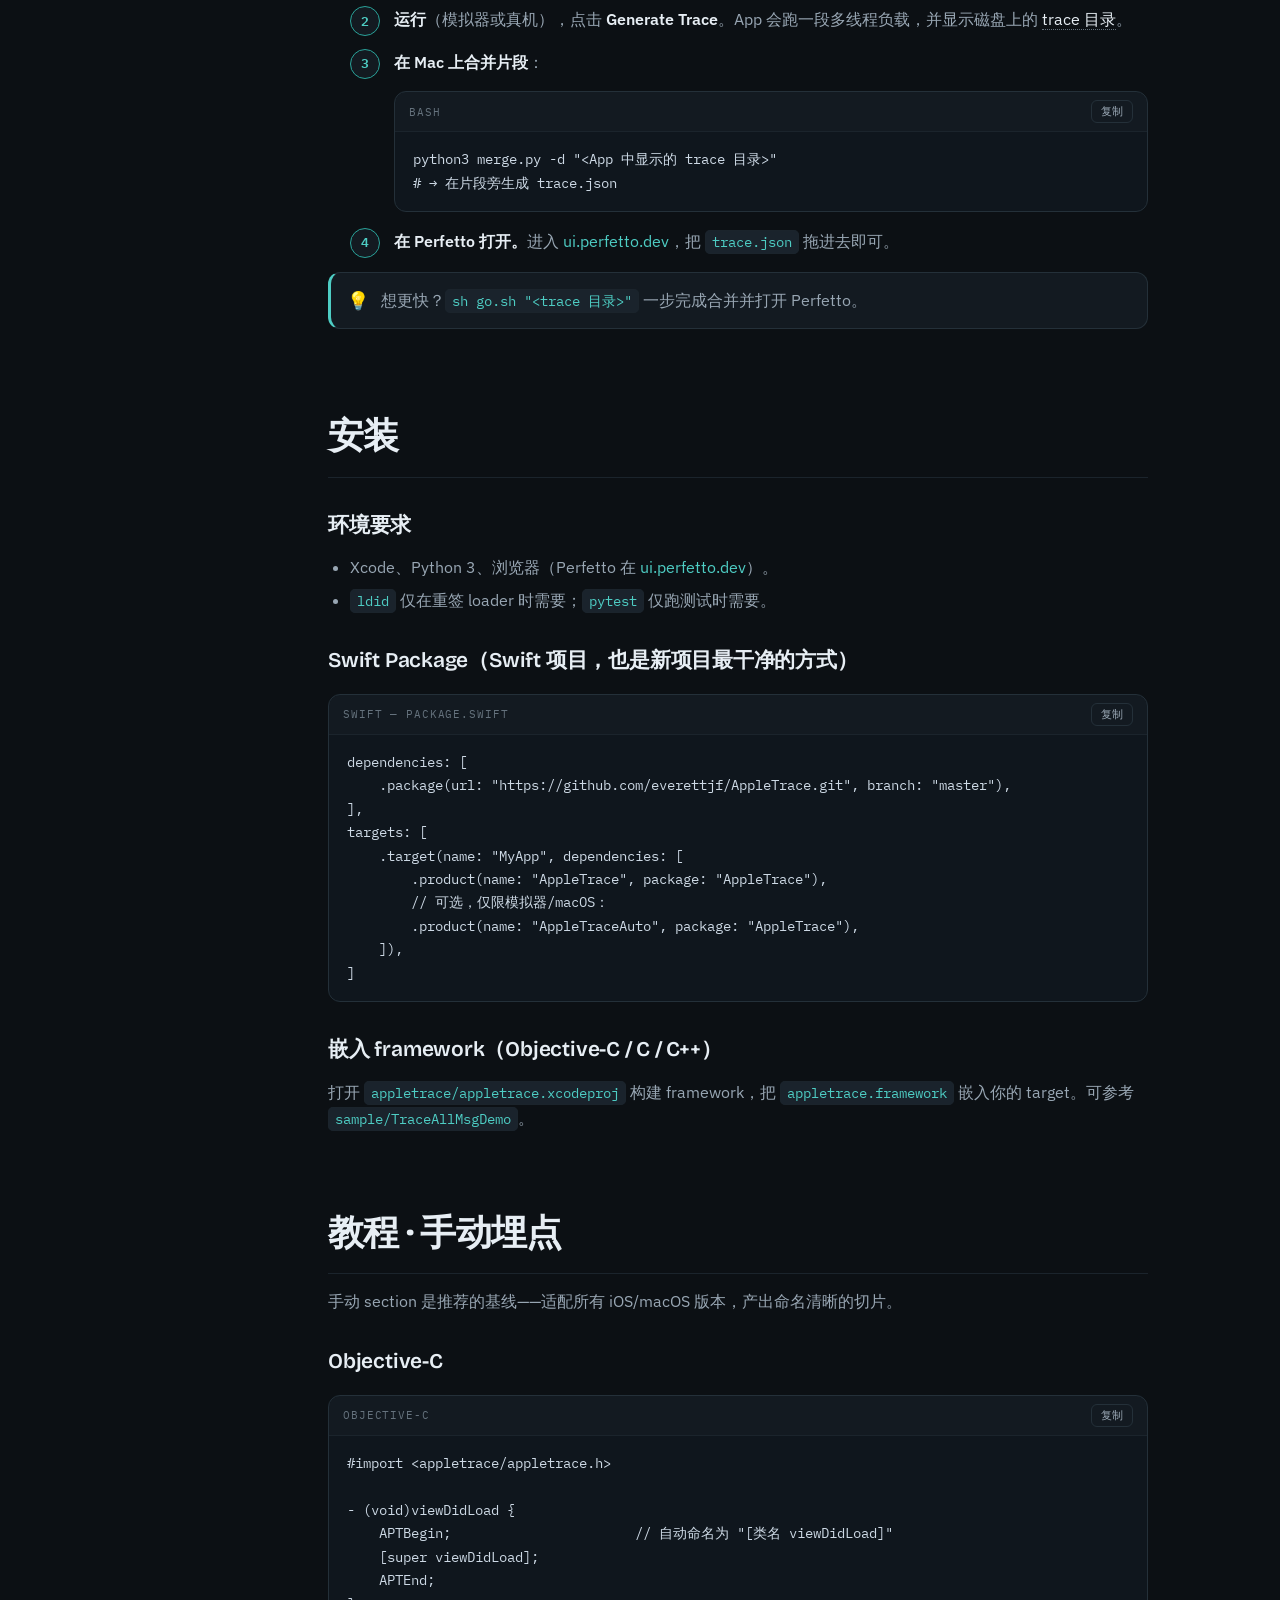
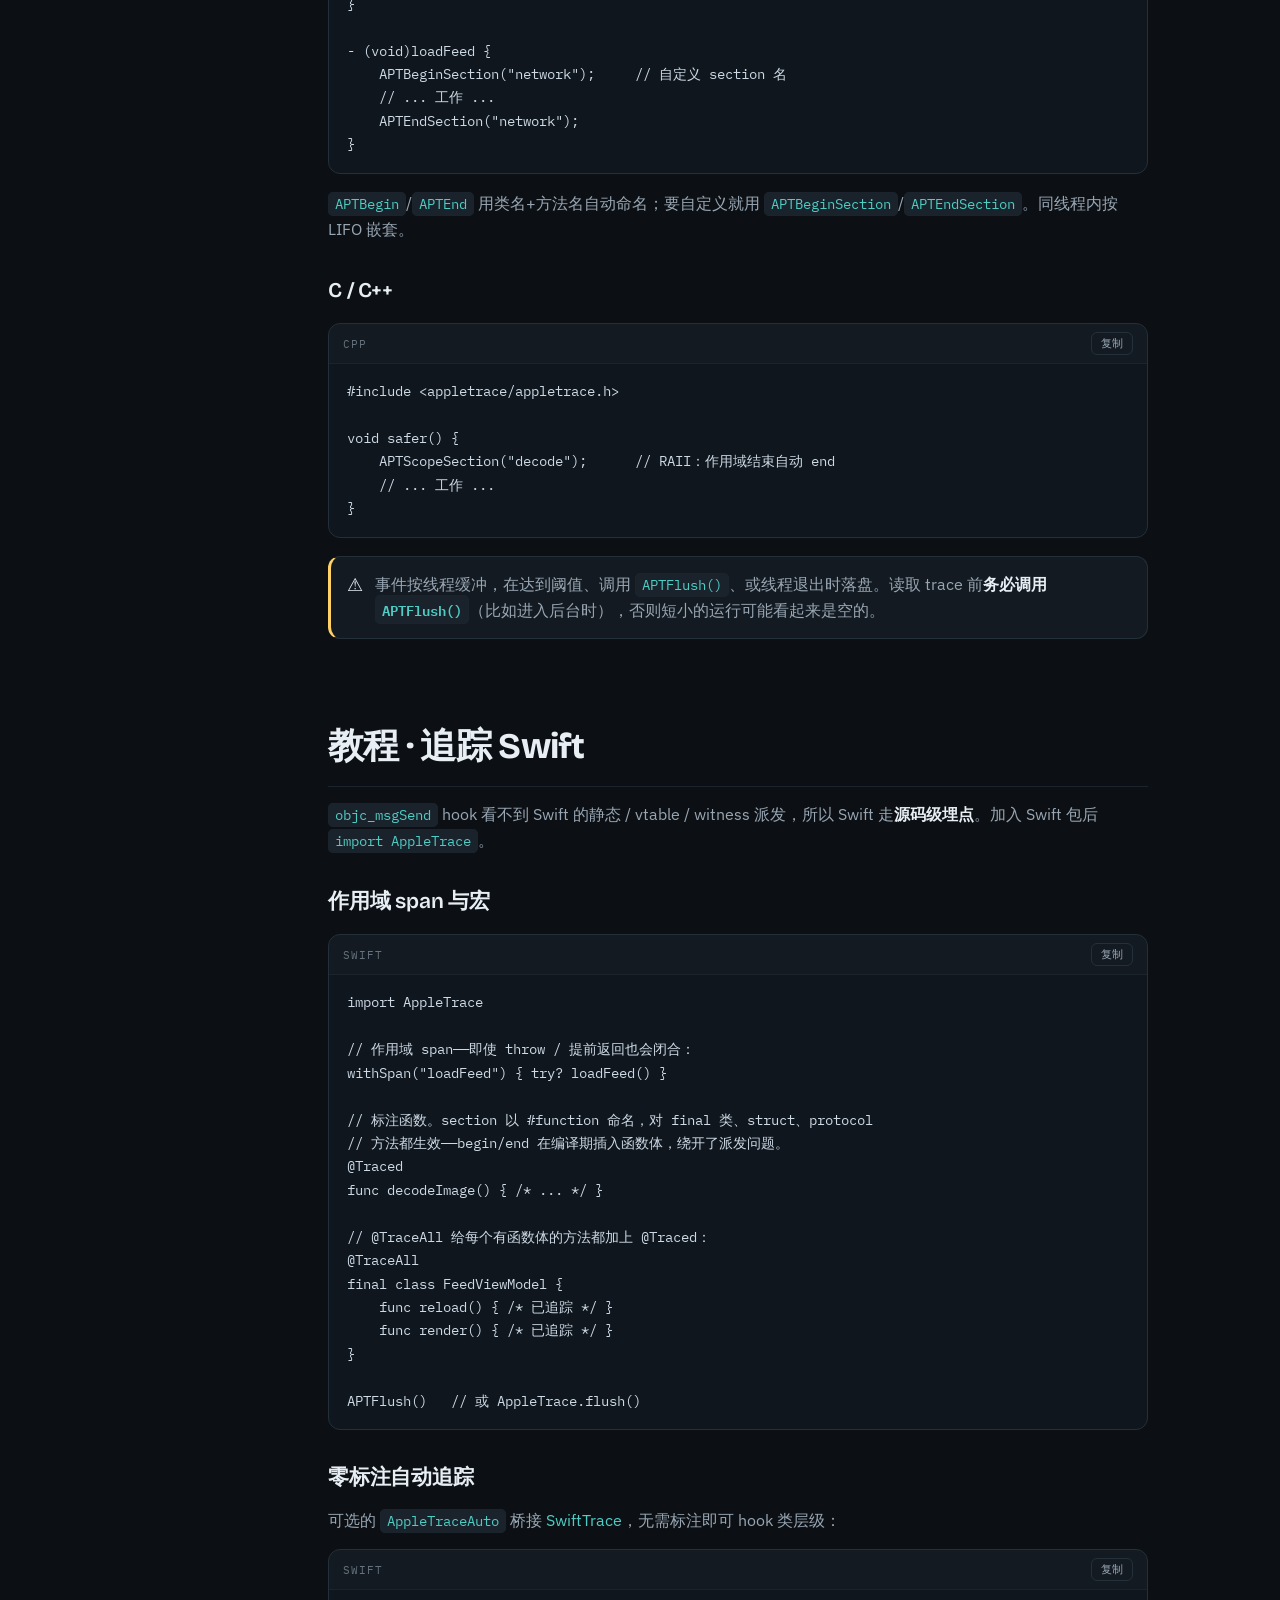
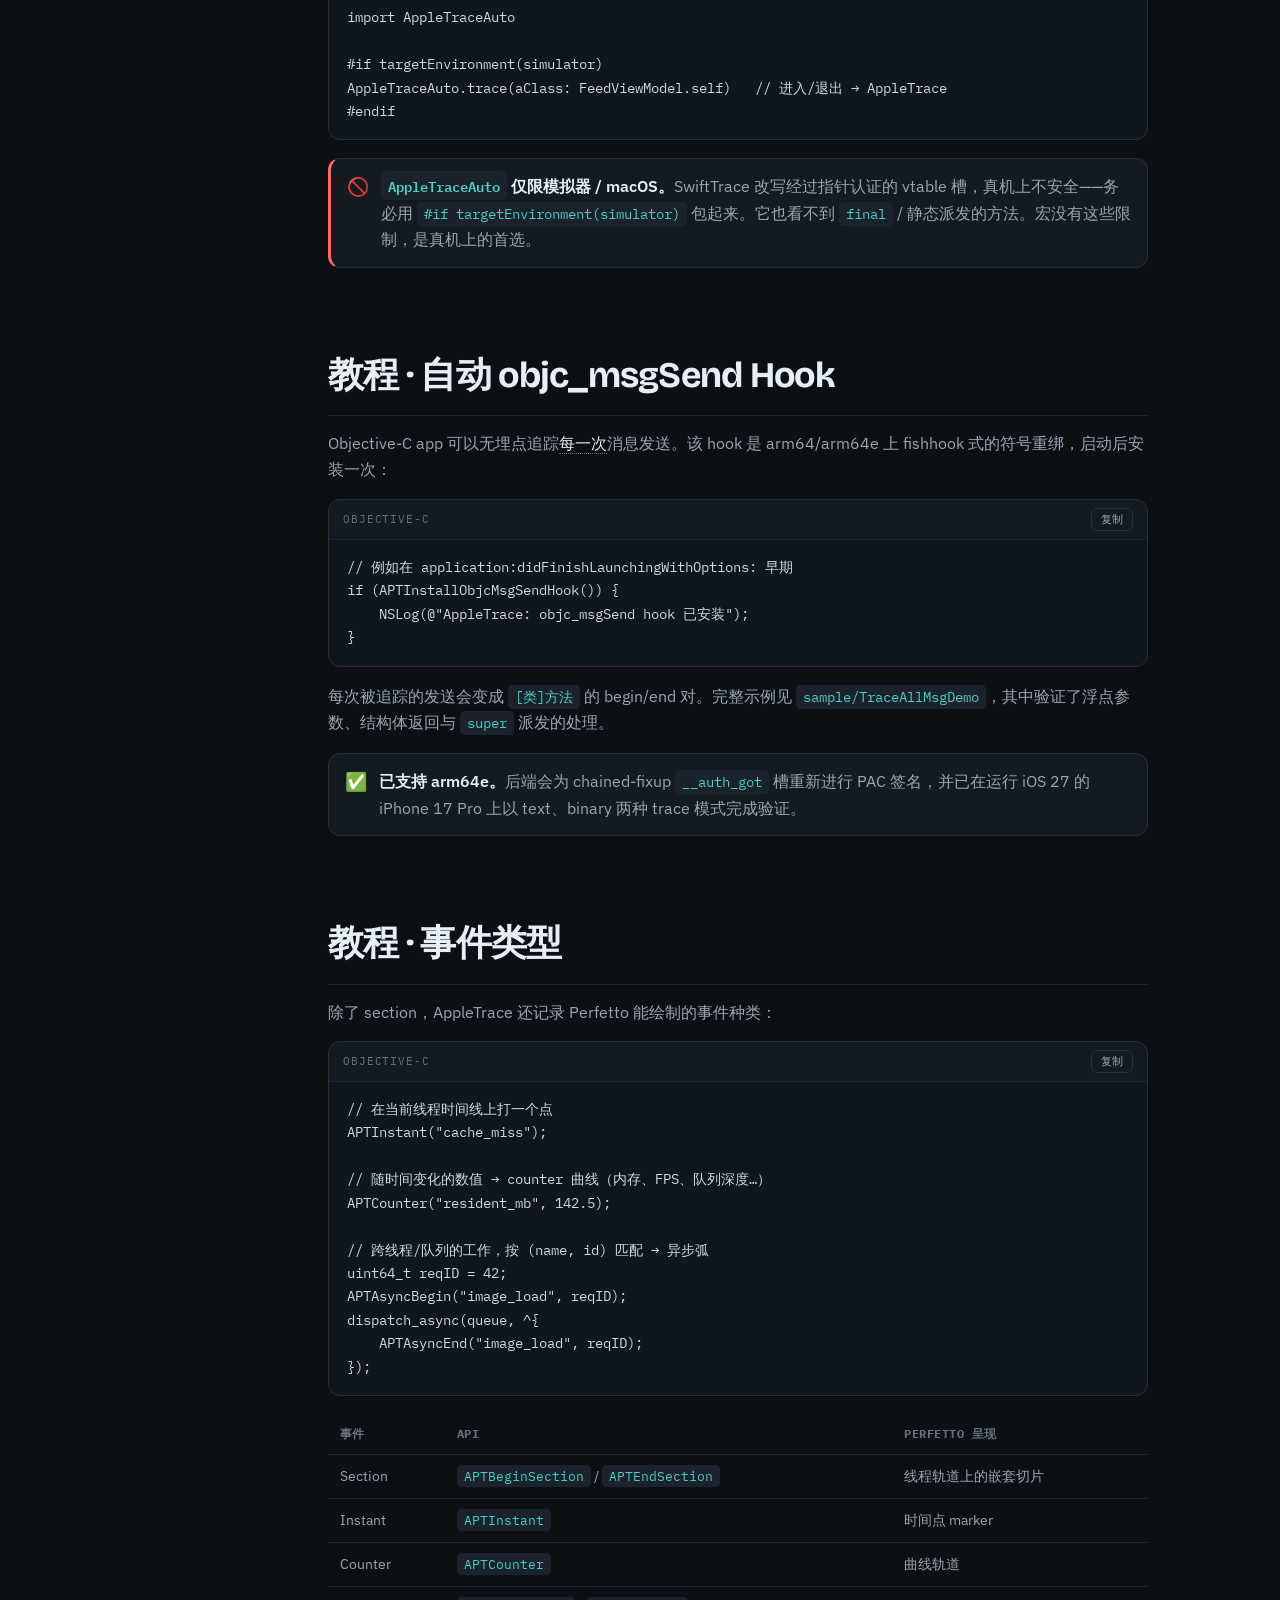
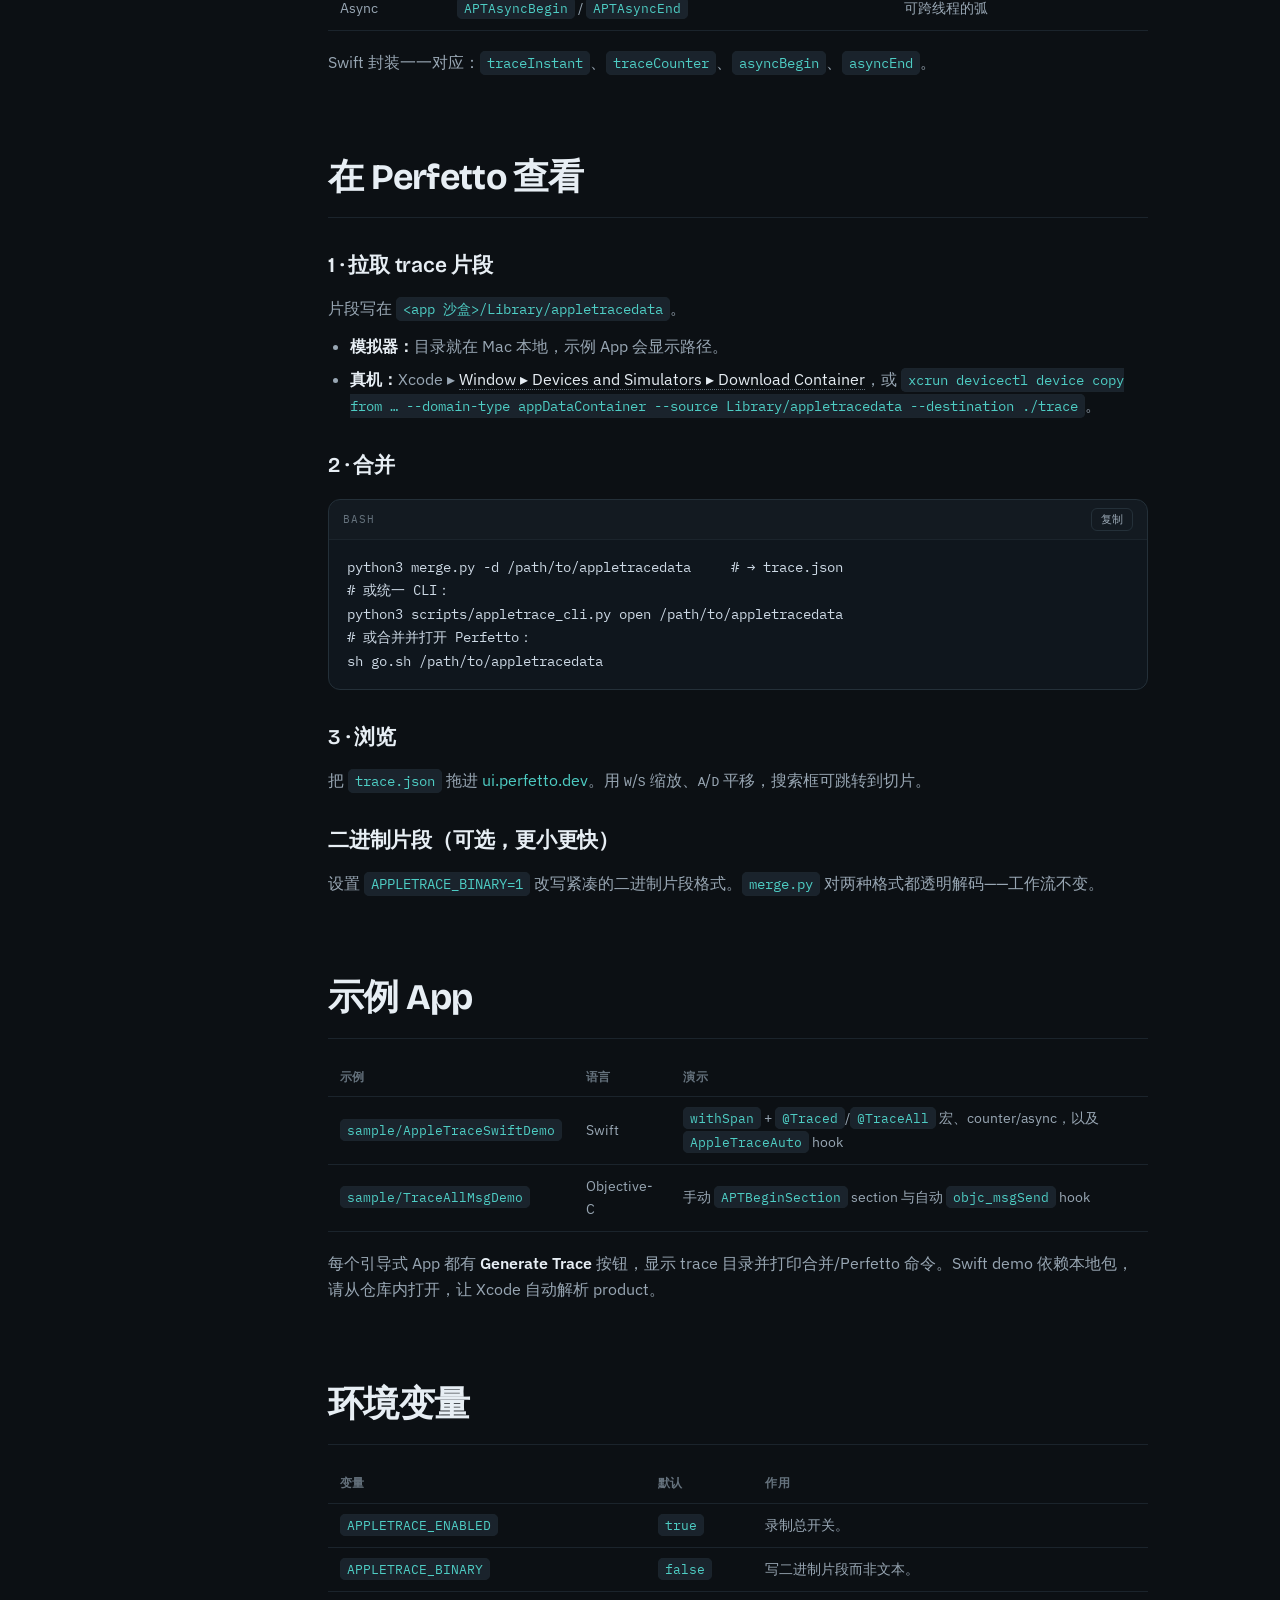
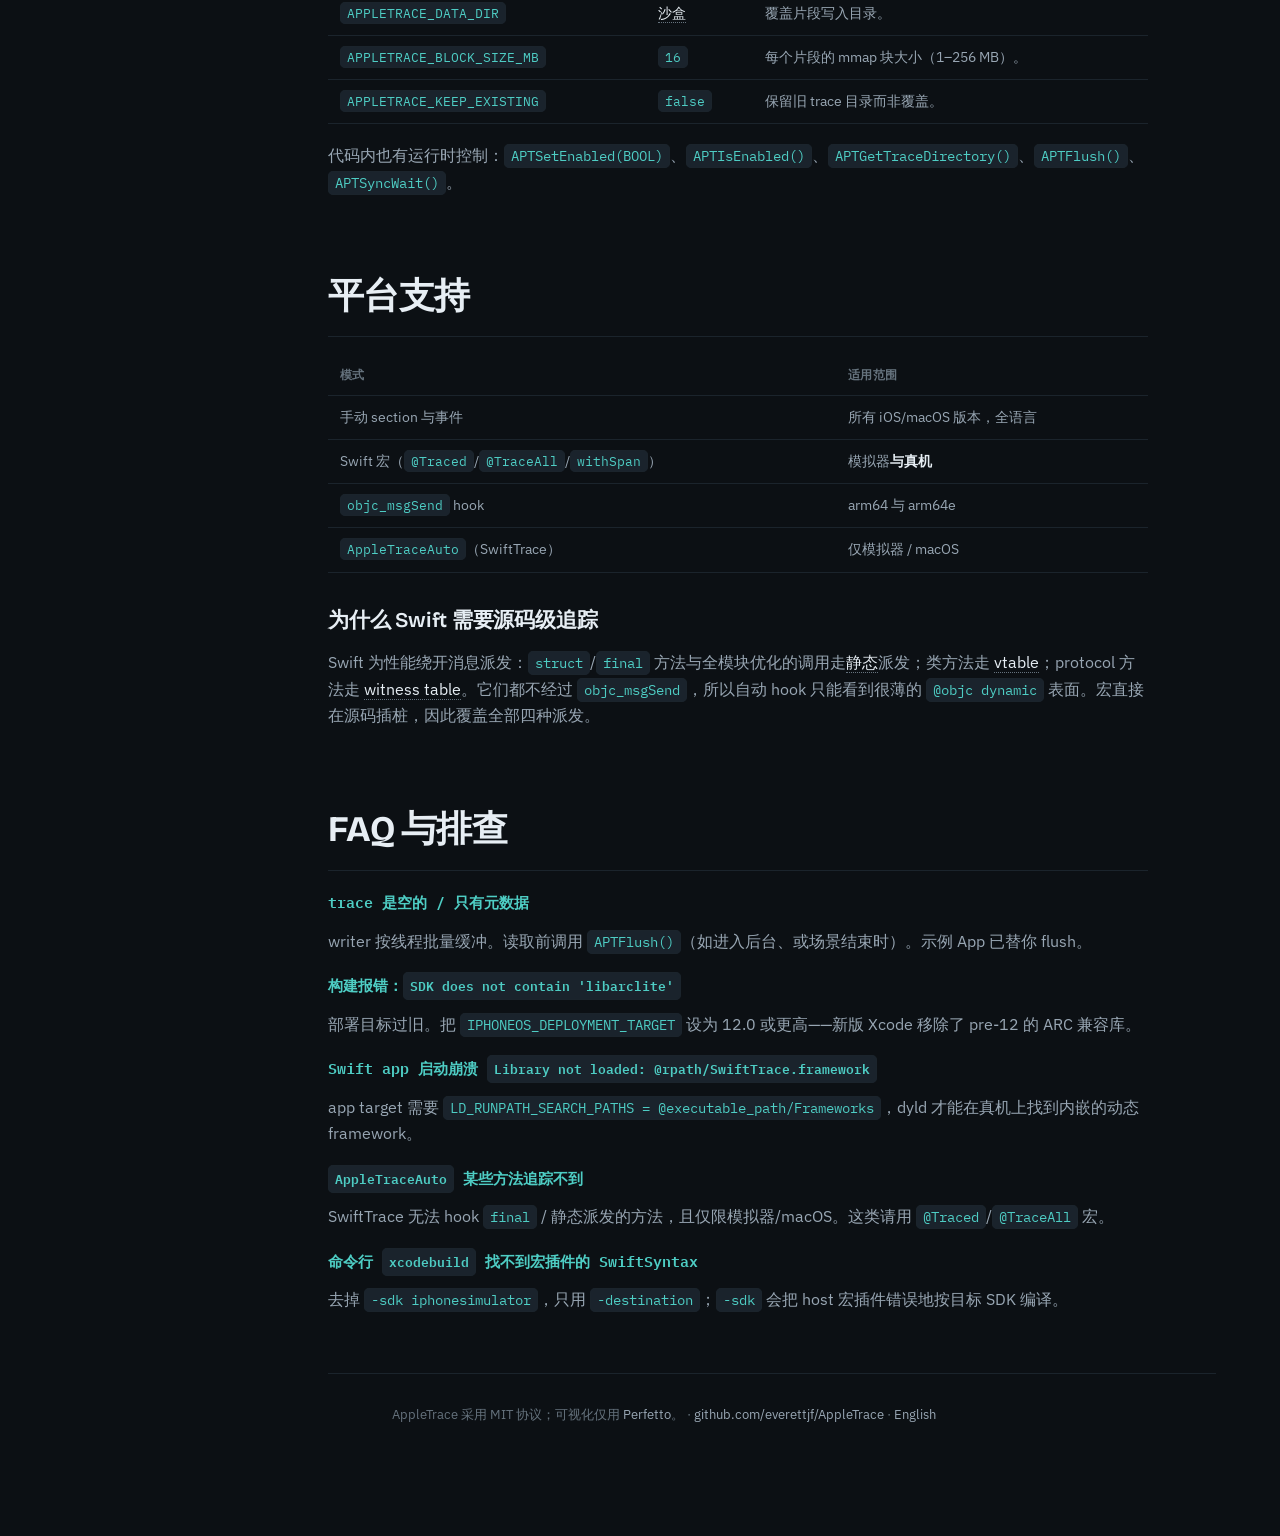
<file: Tutorial/zh.html>
<!DOCTYPE html>
<html lang="zh-CN">
<head>
<meta charset="utf-8">
<meta name="viewport" content="width=device-width, initial-scale=1">
<title>AppleTrace — 教程与使用指南</title>
<meta name="description" content="AppleTrace 完整指南：为 Objective-C、C/C++、Swift 埋点，并在 Perfetto 中查看时间线。">
<link rel="stylesheet" href="styles.css">
</head>
<body>

<header class="topbar">
    <a class="brand" href="zh.html"><span class="dot"></span>AppleTrace</a>
    <button class="menu-btn" aria-label="菜单">☰</button>
    <div class="spacer"></div>
    <nav>
        <a class="hide-sm" href="#quick-start">快速开始</a>
        <a class="hide-sm" href="https://github.com/everettjf/AppleTrace" target="_blank" rel="noopener">GitHub ↗</a>
        <span class="lang-toggle"><a href="index.html">EN</a><a class="active" href="zh.html">中文</a></span>
    </nav>
</header>

<div class="scrim"></div>

<div class="shell">
    <aside class="sidebar">
        <h4>开始</h4>
        <a href="#introduction">简介</a>
        <a href="#quick-start">快速开始</a>
        <a href="#installation">安装</a>
        <h4>教程</h4>
        <a href="#manual">手动埋点</a>
        <a href="#swift">追踪 Swift</a>
        <a href="#objc-hook">objc_msgSend Hook</a>
        <a href="#events">事件类型</a>
        <h4>工作流</h4>
        <a href="#visualize">在 Perfetto 查看</a>
        <a href="#demos">示例 App</a>
        <h4>参考</h4>
        <a href="#env">环境变量</a>
        <a href="#platforms">平台支持</a>
        <a href="#faq">FAQ 与排查</a>
    </aside>

    <main>
        <div class="content">

        <div class="hero">
            <div class="eyebrow">iOS / macOS 追踪 → Perfetto</div>
            <h1>《<span class="apple">AppleTrace</span>》使用手册</h1>
            <p class="lede">一个轻量、可嵌入的 tracer：记录 App 的执行时间线——手动 section、Swift 宏、或每一次 <code>objc_msgSend</code>——并直接在浏览器里用 <a href="https://ui.perfetto.dev" target="_blank" rel="noopener">Perfetto</a> 呈现。</p>
            <div class="hero-actions">
                <a class="btn btn-primary" href="#quick-start">5 分钟上手 →</a>
                <a class="btn btn-ghost" href="https://github.com/everettjf/AppleTrace" target="_blank" rel="noopener">前往 GitHub</a>
            </div>

            <div class="timeline" aria-hidden="true">
                <div class="tl-row"><span class="tl-label">Main Thread</span><span class="tl-track">
                    <span class="tl-slice" style="left:0;width:24%;background:var(--accent);animation-delay:.05s"></span>
                    <span class="tl-slice" style="left:26%;width:40%;background:var(--accent);animation-delay:.15s"></span>
                    <span class="tl-slice" style="left:68%;width:30%;background:var(--accent);animation-delay:.25s"></span>
                </span></div>
                <div class="tl-row"><span class="tl-label">RenderLoop</span><span class="tl-track">
                    <span class="tl-slice" style="left:8%;width:14%;background:var(--violet);animation-delay:.3s"></span>
                    <span class="tl-slice" style="left:24%;width:14%;background:var(--violet);animation-delay:.4s"></span>
                    <span class="tl-slice" style="left:40%;width:14%;background:var(--violet);animation-delay:.5s"></span>
                    <span class="tl-slice" style="left:56%;width:14%;background:var(--violet);animation-delay:.6s"></span>
                </span></div>
                <div class="tl-row"><span class="tl-label">NetworkClient</span><span class="tl-track">
                    <span class="tl-slice" style="left:30%;width:52%;background:var(--coral);animation-delay:.45s"></span>
                </span></div>
                <div class="tl-row"><span class="tl-label">FPS</span><span class="tl-track">
                    <span class="tl-slice" style="left:0;width:100%;background:linear-gradient(90deg,var(--amber),transparent);height:8px;top:4px;animation-delay:.7s"></span>
                </span></div>
            </div>
        </div>

        <section id="introduction">
            <h2>简介</h2>
            <p>AppleTrace 给你的 App 埋点——加 marker、标注 Swift 函数、或 hook 消息发送——把事件时间线写进沙盒里的 <em>trace 片段</em>。一套小的 Python 流水线把这些片段合并成一个 <code>trace.json</code>，直接在 Perfetto 里打开，查看调用时间线、耗时、线程与计数器。</p>
            <p>产生事件有三种方式，按需选用，它们都落进同一条 trace：</p>
            <div class="grid2">
                <div class="card">
                    <span class="tag everywhere">全平台</span>
                    <h3>手动 section</h3>
                    <p>用 <code>APTBeginSection</code>/<code>APTEndSection</code>（或 Swift 宏）包住代码。风险最低，精确控制要计时的范围。</p>
                </div>
                <div class="card">
                    <span class="tag arm">arm64 / arm64e</span>
                    <h3>objc_msgSend hook</h3>
                    <p>用 fishhook 式符号重绑自动追踪每一次 OC 消息发送。零改动，仅限 Objective-C。</p>
                </div>
                <div class="card">
                    <span class="tag sim">模拟器 / macOS</span>
                    <h3>Swift 自动 hook</h3>
                    <p>可选的 <code>AppleTraceAuto</code> 桥接 SwiftTrace，零标注追踪 Swift 类层级。</p>
                </div>
            </div>
        </section>

        <section id="quick-start">
            <h2>快速开始</h2>
            <p>最快看到 trace 的方式是内置的示例 App——无需自己写埋点。</p>
            <ol class="steps">
                <li><strong>克隆并打开示例。</strong>
                    <div class="code"><div class="code-head"><span class="lang">bash</span><button class="copy">复制</button></div><pre><code>git clone https://github.com/everettjf/AppleTrace.git
cd AppleTrace
open sample/AppleTraceSwiftDemo/AppleTraceSwiftDemo.xcodeproj</code></pre></div>
                </li>
                <li><strong>运行</strong>（模拟器或真机），点击 <strong>Generate Trace</strong>。App 会跑一段多线程负载，并显示磁盘上的 <em>trace 目录</em>。</li>
                <li><strong>在 Mac 上合并片段</strong>：
                    <div class="code"><div class="code-head"><span class="lang">bash</span><button class="copy">复制</button></div><pre><code>python3 merge.py -d "&lt;App 中显示的 trace 目录&gt;"
# → 在片段旁生成 trace.json</code></pre></div>
                </li>
                <li><strong>在 Perfetto 打开。</strong>进入 <a href="https://ui.perfetto.dev" target="_blank" rel="noopener">ui.perfetto.dev</a>，把 <code>trace.json</code> 拖进去即可。</li>
            </ol>
            <div class="callout tip"><span class="ic">💡</span><p>想更快？<code>sh go.sh "&lt;trace 目录&gt;"</code> 一步完成合并并打开 Perfetto。</p></div>
        </section>

        <section id="installation">
            <h2>安装</h2>
            <h3>环境要求</h3>
            <ul>
                <li>Xcode、Python 3、浏览器（Perfetto 在 <a href="https://ui.perfetto.dev" target="_blank" rel="noopener">ui.perfetto.dev</a>）。</li>
                <li><code>ldid</code> 仅在重签 loader 时需要；<code>pytest</code> 仅跑测试时需要。</li>
            </ul>

            <h3>Swift Package（Swift 项目，也是新项目最干净的方式）</h3>
            <div class="code"><div class="code-head"><span class="lang">swift — Package.swift</span><button class="copy">复制</button></div><pre><code>dependencies: [
    .package(url: "https://github.com/everettjf/AppleTrace.git", branch: "master"),
],
targets: [
    .target(name: "MyApp", dependencies: [
        .product(name: "AppleTrace", package: "AppleTrace"),
        // 可选，仅限模拟器/macOS：
        .product(name: "AppleTraceAuto", package: "AppleTrace"),
    ]),
]</code></pre></div>

            <h3>嵌入 framework（Objective-C / C / C++）</h3>
            <p>打开 <code>appletrace/appletrace.xcodeproj</code> 构建 framework，把 <code>appletrace.framework</code> 嵌入你的 target。可参考 <code>sample/TraceAllMsgDemo</code>。</p>
        </section>

        <section id="manual">
            <h2>教程 · 手动埋点</h2>
            <p>手动 section 是推荐的基线——适配所有 iOS/macOS 版本，产出命名清晰的切片。</p>
            <h3>Objective-C</h3>
            <div class="code"><div class="code-head"><span class="lang">objective-c</span><button class="copy">复制</button></div><pre><code>#import &lt;appletrace/appletrace.h&gt;

- (void)viewDidLoad {
    APTBegin;                       // 自动命名为 "[类名 viewDidLoad]"
    [super viewDidLoad];
    APTEnd;
}

- (void)loadFeed {
    APTBeginSection("network");     // 自定义 section 名
    // ... 工作 ...
    APTEndSection("network");
}</code></pre></div>
            <p><code>APTBegin</code>/<code>APTEnd</code> 用类名+方法名自动命名；要自定义就用 <code>APTBeginSection</code>/<code>APTEndSection</code>。同线程内按 LIFO 嵌套。</p>
            <h3>C / C++</h3>
            <div class="code"><div class="code-head"><span class="lang">cpp</span><button class="copy">复制</button></div><pre><code>#include &lt;appletrace/appletrace.h&gt;

void safer() {
    APTScopeSection("decode");      // RAII：作用域结束自动 end
    // ... 工作 ...
}</code></pre></div>
            <div class="callout warn"><span class="ic">⚠️</span><p>事件按线程缓冲，在达到阈值、调用 <code>APTFlush()</code>、或线程退出时落盘。读取 trace 前<strong>务必调用 <code>APTFlush()</code></strong>（比如进入后台时），否则短小的运行可能看起来是空的。</p></div>
        </section>

        <section id="swift">
            <h2>教程 · 追踪 Swift</h2>
            <p><code>objc_msgSend</code> hook 看不到 Swift 的静态 / vtable / witness 派发，所以 Swift 走<strong>源码级埋点</strong>。加入 Swift 包后 <code>import AppleTrace</code>。</p>
            <h3>作用域 span 与宏</h3>
            <div class="code"><div class="code-head"><span class="lang">swift</span><button class="copy">复制</button></div><pre><code>import AppleTrace

// 作用域 span——即使 throw / 提前返回也会闭合：
withSpan("loadFeed") { try? loadFeed() }

// 标注函数。section 以 #function 命名，对 final 类、struct、protocol
// 方法都生效——begin/end 在编译期插入函数体，绕开了派发问题。
@Traced
func decodeImage() { /* ... */ }

// @TraceAll 给每个有函数体的方法都加上 @Traced：
@TraceAll
final class FeedViewModel {
    func reload() { /* 已追踪 */ }
    func render() { /* 已追踪 */ }
}

APTFlush()   // 或 AppleTrace.flush()</code></pre></div>
            <h3>零标注自动追踪</h3>
            <p>可选的 <code>AppleTraceAuto</code> 桥接 <a href="https://github.com/johnno1962/SwiftTrace" target="_blank" rel="noopener">SwiftTrace</a>，无需标注即可 hook 类层级：</p>
            <div class="code"><div class="code-head"><span class="lang">swift</span><button class="copy">复制</button></div><pre><code>import AppleTraceAuto

#if targetEnvironment(simulator)
AppleTraceAuto.trace(aClass: FeedViewModel.self)   // 进入/退出 → AppleTrace
#endif</code></pre></div>
            <div class="callout danger"><span class="ic">🚫</span><p><strong><code>AppleTraceAuto</code> 仅限模拟器 / macOS。</strong>SwiftTrace 改写经过指针认证的 vtable 槽，真机上不安全——务必用 <code>#if targetEnvironment(simulator)</code> 包起来。它也看不到 <code>final</code> / 静态派发的方法。宏没有这些限制，是真机上的首选。</p></div>
        </section>

        <section id="objc-hook">
            <h2>教程 · 自动 objc_msgSend Hook</h2>
            <p>Objective-C app 可以无埋点追踪<em>每一次</em>消息发送。该 hook 是 arm64/arm64e 上 fishhook 式的符号重绑，启动后安装一次：</p>
            <div class="code"><div class="code-head"><span class="lang">objective-c</span><button class="copy">复制</button></div><pre><code>// 例如在 application:didFinishLaunchingWithOptions: 早期
if (APTInstallObjcMsgSendHook()) {
    NSLog(@"AppleTrace: objc_msgSend hook 已安装");
}</code></pre></div>
            <p>每次被追踪的发送会变成 <code>[类]方法</code> 的 begin/end 对。完整示例见 <code>sample/TraceAllMsgDemo</code>，其中验证了浮点参数、结构体返回与 <code>super</code> 派发的处理。</p>
            <div class="callout"><span class="ic">✅</span><p><strong>已支持 arm64e。</strong>后端会为 chained-fixup <code>__auth_got</code> 槽重新进行 PAC 签名，并已在运行 iOS 27 的 iPhone 17 Pro 上以 text、binary 两种 trace 模式完成验证。</p></div>
        </section>

        <section id="events">
            <h2>教程 · 事件类型</h2>
            <p>除了 section，AppleTrace 还记录 Perfetto 能绘制的事件种类：</p>
            <div class="code"><div class="code-head"><span class="lang">objective-c</span><button class="copy">复制</button></div><pre><code>// 在当前线程时间线上打一个点
APTInstant("cache_miss");

// 随时间变化的数值 → counter 曲线（内存、FPS、队列深度…）
APTCounter("resident_mb", 142.5);

// 跨线程/队列的工作，按 (name, id) 匹配 → 异步弧
uint64_t reqID = 42;
APTAsyncBegin("image_load", reqID);
dispatch_async(queue, ^{
    APTAsyncEnd("image_load", reqID);
});</code></pre></div>
            <table>
                <tr><th>事件</th><th>API</th><th>Perfetto 呈现</th></tr>
                <tr><td>Section</td><td><code>APTBeginSection</code> / <code>APTEndSection</code></td><td>线程轨道上的嵌套切片</td></tr>
                <tr><td>Instant</td><td><code>APTInstant</code></td><td>时间点 marker</td></tr>
                <tr><td>Counter</td><td><code>APTCounter</code></td><td>曲线轨道</td></tr>
                <tr><td>Async</td><td><code>APTAsyncBegin</code> / <code>APTAsyncEnd</code></td><td>可跨线程的弧</td></tr>
            </table>
            <p>Swift 封装一一对应：<code>traceInstant</code>、<code>traceCounter</code>、<code>asyncBegin</code>、<code>asyncEnd</code>。</p>
        </section>

        <section id="visualize">
            <h2>在 Perfetto 查看</h2>
            <h3>1 · 拉取 trace 片段</h3>
            <p>片段写在 <code>&lt;app 沙盒&gt;/Library/appletracedata</code>。</p>
            <ul>
                <li><strong>模拟器：</strong>目录就在 Mac 本地，示例 App 会显示路径。</li>
                <li><strong>真机：</strong>Xcode ▸ <em>Window ▸ Devices and Simulators ▸ Download Container</em>，或 <code>xcrun devicectl device copy from … --domain-type appDataContainer --source Library/appletracedata --destination ./trace</code>。</li>
            </ul>
            <h3>2 · 合并</h3>
            <div class="code"><div class="code-head"><span class="lang">bash</span><button class="copy">复制</button></div><pre><code>python3 merge.py -d /path/to/appletracedata     # → trace.json
# 或统一 CLI：
python3 scripts/appletrace_cli.py open /path/to/appletracedata
# 或合并并打开 Perfetto：
sh go.sh /path/to/appletracedata</code></pre></div>
            <h3>3 · 浏览</h3>
            <p>把 <code>trace.json</code> 拖进 <a href="https://ui.perfetto.dev" target="_blank" rel="noopener">ui.perfetto.dev</a>。用 <kbd>W</kbd>/<kbd>S</kbd> 缩放、<kbd>A</kbd>/<kbd>D</kbd> 平移，搜索框可跳转到切片。</p>
            <h3>二进制片段（可选，更小更快）</h3>
            <p>设置 <code>APPLETRACE_BINARY=1</code> 改写紧凑的二进制片段格式。<code>merge.py</code> 对两种格式都透明解码——工作流不变。</p>
        </section>

        <section id="demos">
            <h2>示例 App</h2>
            <table>
                <tr><th>示例</th><th>语言</th><th>演示</th></tr>
                <tr><td><code>sample/AppleTraceSwiftDemo</code></td><td>Swift</td><td><code>withSpan</code> + <code>@Traced</code>/<code>@TraceAll</code> 宏、counter/async，以及 <code>AppleTraceAuto</code> hook</td></tr>
                <tr><td><code>sample/TraceAllMsgDemo</code></td><td>Objective-C</td><td>手动 <code>APTBeginSection</code> section 与自动 <code>objc_msgSend</code> hook</td></tr>
            </table>
            <p>每个引导式 App 都有 <strong>Generate Trace</strong> 按钮，显示 trace 目录并打印合并/Perfetto 命令。Swift demo 依赖本地包，请从仓库内打开，让 Xcode 自动解析 product。</p>
        </section>

        <section id="env">
            <h2>环境变量</h2>
            <table>
                <tr><th>变量</th><th>默认</th><th>作用</th></tr>
                <tr><td><code>APPLETRACE_ENABLED</code></td><td><code>true</code></td><td>录制总开关。</td></tr>
                <tr><td><code>APPLETRACE_BINARY</code></td><td><code>false</code></td><td>写二进制片段而非文本。</td></tr>
                <tr><td><code>APPLETRACE_DATA_DIR</code></td><td><em>沙盒</em></td><td>覆盖片段写入目录。</td></tr>
                <tr><td><code>APPLETRACE_BLOCK_SIZE_MB</code></td><td><code>16</code></td><td>每个片段的 mmap 块大小（1–256 MB）。</td></tr>
                <tr><td><code>APPLETRACE_KEEP_EXISTING</code></td><td><code>false</code></td><td>保留旧 trace 目录而非覆盖。</td></tr>
            </table>
            <p>代码内也有运行时控制：<code>APTSetEnabled(BOOL)</code>、<code>APTIsEnabled()</code>、<code>APTGetTraceDirectory()</code>、<code>APTFlush()</code>、<code>APTSyncWait()</code>。</p>
        </section>

        <section id="platforms">
            <h2>平台支持</h2>
            <table>
                <tr><th>模式</th><th>适用范围</th></tr>
                <tr><td>手动 section 与事件</td><td>所有 iOS/macOS 版本，全语言</td></tr>
                <tr><td>Swift 宏（<code>@Traced</code>/<code>@TraceAll</code>/<code>withSpan</code>）</td><td>模拟器<strong>与真机</strong></td></tr>
                <tr><td><code>objc_msgSend</code> hook</td><td>arm64 与 arm64e</td></tr>
                <tr><td><code>AppleTraceAuto</code>（SwiftTrace）</td><td>仅模拟器 / macOS</td></tr>
            </table>
            <h3>为什么 Swift 需要源码级追踪</h3>
            <p>Swift 为性能绕开消息派发：<code>struct</code>/<code>final</code> 方法与全模块优化的调用走<em>静态</em>派发；类方法走 <em>vtable</em>；protocol 方法走 <em>witness table</em>。它们都不经过 <code>objc_msgSend</code>，所以自动 hook 只能看到很薄的 <code>@objc dynamic</code> 表面。宏直接在源码插桩，因此覆盖全部四种派发。</p>
        </section>

        <section id="faq">
            <h2>FAQ 与排查</h2>
            <h4>trace 是空的 / 只有元数据</h4>
            <p>writer 按线程批量缓冲。读取前调用 <code>APTFlush()</code>（如进入后台、或场景结束时）。示例 App 已替你 flush。</p>
            <h4>构建报错：<code>SDK does not contain 'libarclite'</code></h4>
            <p>部署目标过旧。把 <code>IPHONEOS_DEPLOYMENT_TARGET</code> 设为 12.0 或更高——新版 Xcode 移除了 pre-12 的 ARC 兼容库。</p>
            <h4>Swift app 启动崩溃 <code>Library not loaded: @rpath/SwiftTrace.framework</code></h4>
            <p>app target 需要 <code>LD_RUNPATH_SEARCH_PATHS = @executable_path/Frameworks</code>，dyld 才能在真机上找到内嵌的动态 framework。</p>
            <h4><code>AppleTraceAuto</code> 某些方法追踪不到</h4>
            <p>SwiftTrace 无法 hook <code>final</code> / 静态派发的方法，且仅限模拟器/macOS。这类请用 <code>@Traced</code>/<code>@TraceAll</code> 宏。</p>
            <h4>命令行 <code>xcodebuild</code> 找不到宏插件的 SwiftSyntax</h4>
            <p>去掉 <code>-sdk iphonesimulator</code>，只用 <code>-destination</code>；<code>-sdk</code> 会把 host 宏插件错误地按目标 SDK 编译。</p>
        </section>

        </div>
        <footer>
            <p>AppleTrace 采用 MIT 协议；可视化仅用 <a href="https://ui.perfetto.dev" target="_blank" rel="noopener">Perfetto</a>。 ·
            <a href="https://github.com/everettjf/AppleTrace" target="_blank" rel="noopener">github.com/everettjf/AppleTrace</a> ·
            <a href="index.html">English</a></p>
        </footer>
    </main>
</div>

<script src="app.js"></script>
</body>
</html>
</file>
<file: Tutorial/styles.css>
/* ===========================================================================
   AppleTrace Tutorial — trace-viewer aesthetic
   Dark, precise, developer-console feel echoing a Perfetto timeline.
   =========================================================================== */

@import url('https://fonts.googleapis.com/css2?family=Bricolage+Grotesque:opsz,wght@12..96,400..800&family=IBM+Plex+Mono:wght@400;500;600&family=IBM+Plex+Sans:wght@400;500;600;700&display=swap');

:root {
    --bg: #0c1014;
    --bg-elev: #131a21;
    --bg-elev-2: #1a232c;
    --bg-code: #0f161d;
    --border: #243039;
    --border-soft: #1b242c;
    --text: #e7eef4;
    --text-dim: #98a6b3;
    --text-faint: #65727d;
    --accent: #4ecdc4;
    --accent-deep: #2aa39a;
    --coral: #ff6b6b;
    --amber: #ffd166;
    --violet: #b08cff;
    --maxw: 1320px;
    --sidebar-w: 264px;
    --header-h: 60px;
    --radius: 12px;
    --mono: 'IBM Plex Mono', ui-monospace, SFMono-Regular, Menlo, monospace;
    --sans: 'IBM Plex Sans', system-ui, sans-serif;
    --display: 'Bricolage Grotesque', var(--sans);
}

* { box-sizing: border-box; margin: 0; padding: 0; }

html { scroll-behavior: smooth; scroll-padding-top: calc(var(--header-h) + 20px); }

body {
    font-family: var(--sans);
    background: var(--bg);
    color: var(--text);
    line-height: 1.65;
    -webkit-font-smoothing: antialiased;
    text-rendering: optimizeLegibility;
    /* faint trace-lane grid texture */
    background-image:
        radial-gradient(900px 500px at 85% -8%, rgba(78, 205, 196, 0.10), transparent 60%),
        radial-gradient(700px 500px at -5% 0%, rgba(176, 140, 255, 0.07), transparent 55%);
    background-attachment: fixed;
}

a { color: var(--accent); text-decoration: none; }
a:hover { text-decoration: underline; }

/* --------------------------------------------------------------- header --- */
header.topbar {
    position: fixed; inset: 0 0 auto 0; height: var(--header-h); z-index: 100;
    display: flex; align-items: center; gap: 16px;
    padding: 0 22px;
    background: rgba(12, 16, 20, 0.82);
    backdrop-filter: blur(14px);
    border-bottom: 1px solid var(--border);
}
.brand { display: flex; align-items: center; gap: 10px; font-family: var(--display); font-weight: 700; font-size: 18px; letter-spacing: -0.02em; color: var(--text); }
.brand .dot { width: 11px; height: 11px; border-radius: 50%; background: var(--accent); box-shadow: 0 0 14px var(--accent); }
.brand:hover { text-decoration: none; }
.topbar .spacer { flex: 1; }
.topbar nav { display: flex; align-items: center; gap: 6px; }
.topbar nav a { color: var(--text-dim); font-size: 14px; padding: 7px 11px; border-radius: 8px; }
.topbar nav a:hover { color: var(--text); background: var(--bg-elev); text-decoration: none; }
.lang-toggle { display: flex; border: 1px solid var(--border); border-radius: 8px; overflow: hidden; }
.lang-toggle a { padding: 6px 11px; font-size: 13px; font-family: var(--mono); color: var(--text-dim); }
.lang-toggle a.active { background: var(--accent); color: #04201d; font-weight: 600; }
.lang-toggle a:hover { text-decoration: none; }
.menu-btn { display: none; background: none; border: 1px solid var(--border); color: var(--text); border-radius: 8px; width: 38px; height: 38px; font-size: 18px; cursor: pointer; }

/* -------------------------------------------------------------- layout --- */
.shell { display: grid; grid-template-columns: var(--sidebar-w) minmax(0, 1fr); max-width: var(--maxw); margin: 0 auto; }

aside.sidebar {
    position: sticky; top: var(--header-h);
    height: calc(100vh - var(--header-h));
    overflow-y: auto;
    padding: 28px 14px 60px 22px;
    border-right: 1px solid var(--border-soft);
}
.sidebar h4 { font-family: var(--mono); font-size: 11px; letter-spacing: 0.16em; text-transform: uppercase; color: var(--text-faint); margin: 22px 0 8px; }
.sidebar h4:first-child { margin-top: 0; }
.sidebar a { display: block; color: var(--text-dim); font-size: 14px; padding: 6px 12px; border-radius: 8px; border-left: 2px solid transparent; }
.sidebar a:hover { color: var(--text); background: var(--bg-elev); text-decoration: none; }
.sidebar a.active { color: var(--accent); border-left-color: var(--accent); background: linear-gradient(90deg, rgba(78,205,196,0.10), transparent); }

main { padding: 40px clamp(22px, 5vw, 72px) 120px; min-width: 0; }
.content { max-width: 820px; }

/* --------------------------------------------------------------- hero --- */
.hero { padding-top: calc(var(--header-h) + 18px); margin-bottom: 30px; }
.eyebrow { font-family: var(--mono); font-size: 13px; letter-spacing: 0.14em; text-transform: uppercase; color: var(--accent); margin-bottom: 16px; }
.hero h1 { font-family: var(--display); font-weight: 800; font-size: clamp(40px, 7vw, 76px); line-height: 0.98; letter-spacing: -0.03em; margin-bottom: 18px; }
.hero h1 .apple { background: linear-gradient(120deg, var(--accent), var(--violet)); -webkit-background-clip: text; background-clip: text; color: transparent; }
.hero .lede { font-size: clamp(17px, 2.3vw, 21px); color: var(--text-dim); max-width: 640px; }
.hero-actions { display: flex; flex-wrap: wrap; gap: 12px; margin-top: 28px; }

.btn { display: inline-flex; align-items: center; gap: 8px; padding: 11px 20px; border-radius: 10px; font-weight: 600; font-size: 15px; border: 1px solid transparent; cursor: pointer; }
.btn:hover { text-decoration: none; }
.btn-primary { background: var(--accent); color: #042320; }
.btn-primary:hover { background: #6fe0d8; transform: translateY(-1px); }
.btn-ghost { border-color: var(--border); color: var(--text); }
.btn-ghost:hover { border-color: var(--accent); color: var(--accent); }

/* timeline motif — looks like a Perfetto track row set */
.timeline { margin: 40px 0 8px; border: 1px solid var(--border); border-radius: var(--radius); background: var(--bg-elev); padding: 16px 18px; overflow: hidden; }
.tl-row { display: grid; grid-template-columns: 110px 1fr; align-items: center; gap: 12px; padding: 5px 0; }
.tl-label { font-family: var(--mono); font-size: 11px; color: var(--text-faint); text-align: right; white-space: nowrap; }
.tl-track { position: relative; height: 16px; }
.tl-slice { position: absolute; height: 100%; border-radius: 4px; opacity: 0; animation: slice-in 0.5s ease forwards; }
@keyframes slice-in { from { opacity: 0; transform: scaleX(0.4); transform-origin: left; } to { opacity: 0.92; transform: scaleX(1); } }

/* --------------------------------------------------------- typography --- */
.content section { padding-top: 14px; margin-bottom: 8px; }
.content h2 { font-family: var(--display); font-weight: 700; font-size: clamp(27px, 4vw, 36px); letter-spacing: -0.02em; margin: 46px 0 14px; padding-bottom: 10px; border-bottom: 1px solid var(--border-soft); }
.content h3 { font-family: var(--display); font-weight: 600; font-size: 21px; letter-spacing: -0.01em; margin: 30px 0 10px; color: var(--text); }
.content h4 { font-size: 15px; font-weight: 600; margin: 20px 0 6px; color: var(--accent); font-family: var(--mono); }
.content p { color: var(--text-dim); margin: 12px 0; }
.content ul, .content ol { color: var(--text-dim); margin: 12px 0 12px 22px; }
.content li { margin: 6px 0; }
.content strong { color: var(--text); font-weight: 600; }
.content em { color: var(--text); font-style: normal; border-bottom: 1px dotted var(--text-faint); }

code { font-family: var(--mono); font-size: 0.88em; background: var(--bg-elev-2, #1a232c); color: var(--accent); padding: 2px 6px; border-radius: 5px; border: 1px solid var(--border-soft); }

/* code blocks */
.code { position: relative; margin: 16px 0; border: 1px solid var(--border); border-radius: var(--radius); background: var(--bg-code); overflow: hidden; }
.code-head { display: flex; align-items: center; gap: 8px; padding: 8px 14px; border-bottom: 1px solid var(--border-soft); background: rgba(255,255,255,0.015); }
.code-head .lang { font-family: var(--mono); font-size: 11px; letter-spacing: 0.08em; text-transform: uppercase; color: var(--text-faint); }
.code-head .copy { margin-left: auto; background: none; border: 1px solid var(--border); color: var(--text-dim); font-family: var(--mono); font-size: 11px; padding: 3px 9px; border-radius: 6px; cursor: pointer; }
.code-head .copy:hover { color: var(--accent); border-color: var(--accent); }
.code pre { margin: 0; padding: 16px 18px; overflow-x: auto; }
.code code { background: none; border: none; color: #cdd9e5; padding: 0; font-size: 13.5px; line-height: 1.7; }
.code .k { color: var(--violet); }     /* keyword */
.code .s { color: var(--accent); }     /* string */
.code .c { color: var(--text-faint); font-style: italic; } /* comment */
.code .f { color: var(--amber); }      /* function / api */
.code .n { color: var(--coral); }      /* number / attr */

/* callouts */
.callout { display: flex; gap: 12px; margin: 18px 0; padding: 14px 16px; border-radius: var(--radius); border: 1px solid var(--border); background: var(--bg-elev); }
.callout .ic { font-size: 18px; line-height: 1.5; }
.callout p { margin: 0; color: var(--text-dim); }
.callout.tip { border-left: 3px solid var(--accent); }
.callout.warn { border-left: 3px solid var(--amber); }
.callout.danger { border-left: 3px solid var(--coral); }

/* feature / route cards */
.grid2 { display: grid; grid-template-columns: repeat(auto-fit, minmax(240px, 1fr)); gap: 16px; margin: 20px 0; }
.card { border: 1px solid var(--border); border-radius: var(--radius); background: var(--bg-elev); padding: 20px; }
.card h3 { margin-top: 0; }
.card .tag { display: inline-block; font-family: var(--mono); font-size: 11px; padding: 2px 8px; border-radius: 20px; margin-bottom: 10px; }
.tag.everywhere { color: var(--accent); border: 1px solid var(--accent-deep); }
.tag.sim { color: var(--amber); border: 1px solid #6b5a1f; }
.tag.arm { color: var(--violet); border: 1px solid #4b3b78; }

/* tables */
table { width: 100%; border-collapse: collapse; margin: 18px 0; font-size: 14px; }
th, td { text-align: left; padding: 10px 12px; border-bottom: 1px solid var(--border-soft); }
th { font-family: var(--mono); font-size: 12px; letter-spacing: 0.04em; text-transform: uppercase; color: var(--text-faint); }
td { color: var(--text-dim); }
td code { font-size: 12.5px; }

/* step list */
.steps { list-style: none; margin-left: 0; counter-reset: step; }
.steps > li { position: relative; padding-left: 44px; margin: 16px 0; }
.steps > li::before { counter-increment: step; content: counter(step); position: absolute; left: 0; top: 0; width: 28px; height: 28px; display: grid; place-items: center; border-radius: 50%; background: var(--bg-elev); border: 1px solid var(--accent-deep); color: var(--accent); font-family: var(--mono); font-size: 13px; font-weight: 600; }

footer { border-top: 1px solid var(--border-soft); margin-top: 60px; padding: 30px clamp(22px,5vw,72px); color: var(--text-faint); font-size: 13px; }
footer a { color: var(--text-dim); }

.zh-note { font-family: var(--mono); font-size: 12.5px; color: var(--text-faint); background: var(--bg-elev); border: 1px dashed var(--border); border-radius: 8px; padding: 10px 14px; margin: 16px 0; }

/* --------------------------------------------------------- responsive --- */
@media (max-width: 900px) {
    .shell { grid-template-columns: 1fr; }
    aside.sidebar {
        position: fixed; top: var(--header-h); left: 0; bottom: 0; width: 80%; max-width: 320px;
        background: var(--bg); z-index: 90; border-right: 1px solid var(--border);
        transform: translateX(-105%); transition: transform 0.25s ease;
    }
    aside.sidebar.open { transform: translateX(0); }
    .menu-btn { display: grid; place-items: center; }
    .topbar nav .hide-sm { display: none; }
    .scrim { position: fixed; inset: var(--header-h) 0 0 0; background: rgba(0,0,0,0.5); z-index: 85; opacity: 0; pointer-events: none; transition: opacity 0.2s; }
    .scrim.show { opacity: 1; pointer-events: auto; }
}
</file>
